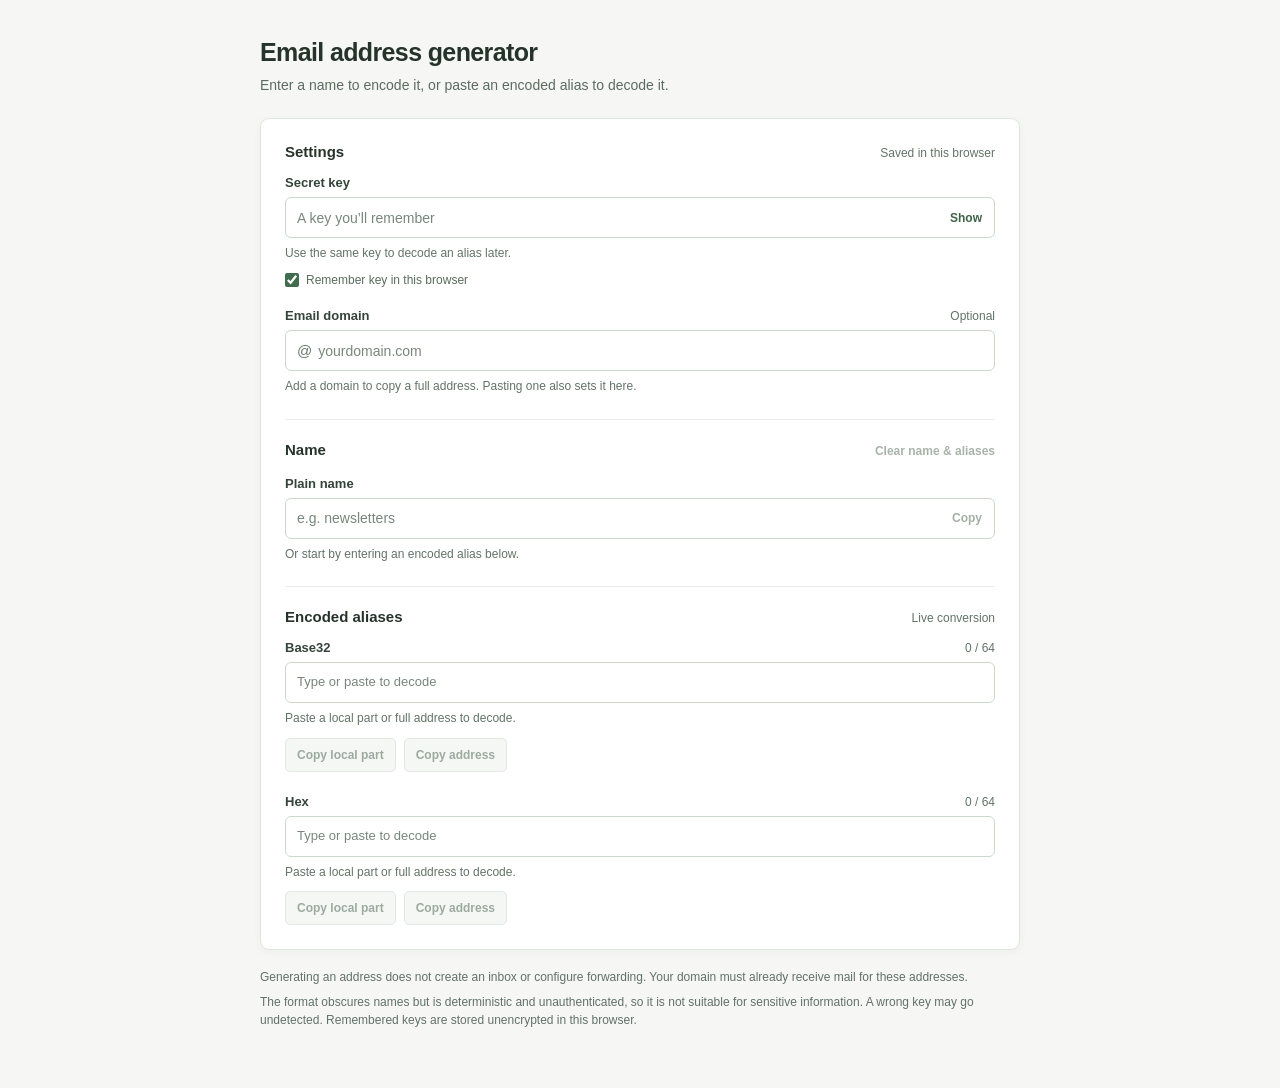
<file: nyktas.net/lab/generate-email-address/index.html>
<!doctype html>
<html lang="en">
<head>
	<meta charset="utf-8">
	<meta name="viewport" content="width=device-width, initial-scale=1">
	<meta name="theme-color" content="#f6f7f5">
	<meta name="description" content="Create and decode reversible email aliases in your browser.">
	<title>Email address generator</title>
	<style>
		:root {
			color-scheme: light;
			font-family: -apple-system, BlinkMacSystemFont, 'Segoe UI', sans-serif;
			color: #26332a;
			background: #f6f7f5;
			font-synthesis: none;
		}

		* { box-sizing: border-box; }
		body { margin: 0; }
		button, input { font: inherit; }
		button { cursor: pointer; }
		button:disabled { cursor: not-allowed; }
		[hidden] { display: none !important; }
		.sr-only {
			position: absolute;
			width: 1px;
			height: 1px;
			padding: 0;
			overflow: hidden;
			clip-path: inset(50%);
			white-space: nowrap;
			border: 0;
		}

		.page { width: min(760px, calc(100% - 32px)); margin: 0 auto; padding: 38px 0 52px; }
		h1 { margin: 0 0 8px; font-size: 25px; font-weight: 650; letter-spacing: -.025em; }
		.intro { margin: 0 0 22px; color: #5b6b60; font-size: 14px; line-height: 1.5; }
		.tool {
			padding: 24px;
			background: #fff;
			border: 1px solid #dfe5df;
			border-radius: 9px;
			box-shadow: 0 2px 8px rgb(34 51 39 / 4%);
		}
		.section + .section { margin-top: 23px; padding-top: 21px; border-top: 1px solid #e8ede9; }
		.section-heading, .label-row {
			display: flex;
			align-items: baseline;
			justify-content: space-between;
			gap: 12px;
		}
		.section-heading { margin-bottom: 15px; }
		h2 { margin: 0; font-size: 15px; font-weight: 650; }
		.section-meta, .conversion-status { color: #627367; font-size: 12px; text-align: right; }
		.conversion-status.is-warning { color: #994623; }
		.settings-grid { display: grid; grid-template-columns: 1fr; gap: 17px; }
		.field { min-width: 0; }
		.label-row { margin-bottom: 7px; }
		label { color: #34443a; font-size: 13px; font-weight: 600; }
		.optional, .count { color: #627367; font-size: 12px; font-weight: 400; }
		.input-shell, .code-input {
			min-width: 0;
			min-height: 41px;
			color: #26332a;
			background: #fff;
			border: 1px solid #ccd7ce;
			border-radius: 6px;
		}
		.input-shell { display: flex; align-items: center; }
		.input-shell:focus-within, .code-input:focus {
			border-color: #6d9477;
			box-shadow: 0 0 0 3px rgb(109 148 119 / 16%);
			outline: none;
		}
		.input-shell.is-invalid, .code-input[aria-invalid='true'] { border-color: #ba785c; }
		.input-shell input {
			flex: 1;
			width: 100%;
			min-width: 0;
			padding: 10px 11px;
			color: inherit;
			background: transparent;
			border: 0;
			outline: 0;
			font-size: 14px;
		}
		input::placeholder { color: #78877c; opacity: 1; }
		.input-prefix { padding-left: 11px; color: #677b6b; font-size: 15px; }
		.input-prefix + input { padding-left: 6px; }
		.show-key, .copy-name {
			align-self: stretch;
			padding: 0 12px;
			color: #3f6248;
			background: transparent;
			border: 0;
			border-radius: 5px;
			font-size: 12px;
			font-weight: 600;
		}
		.show-key:hover, .copy-name:not(:disabled):hover { background: #f1f5f1; }
		.copy-name:disabled { color: #a4b0a6; }
		.helper { margin: 7px 0 0; color: #637368; font-size: 12px; line-height: 1.45; }
		.helper.is-warning, .count.is-warning { color: #994623; }
		.remember {
			display: inline-flex;
			align-items: center;
			gap: 7px;
			margin-top: 11px;
			color: #586d5e;
			font-size: 12px;
			font-weight: 400;
			cursor: pointer;
		}
		.remember input { width: 14px; height: 14px; margin: 0; accent-color: #416c4d; }
		.clear-button {
			padding: 3px 0;
			color: #4a7152;
			background: none;
			border: 0;
			font-size: 12px;
			font-weight: 600;
		}
		.clear-button:not(:disabled):hover { text-decoration: underline; }
		.clear-button:disabled { color: #a8b3a9; }
		.alias-field + .alias-field { margin-top: 22px; }
		.code-input {
			display: block;
			width: 100%;
			padding: 10px 11px;
			font-family: ui-monospace, 'SFMono-Regular', Consolas, monospace;
			font-size: 13px;
		}
		.code-input::placeholder { font-family: -apple-system, BlinkMacSystemFont, 'Segoe UI', sans-serif; }
		.full-preview { display: flex; gap: 5px 8px; margin-top: 9px; color: #5e7062; font-size: 12px; }
		.full-preview span { flex-shrink: 0; }
		.full-preview output {
			min-width: 0;
			color: #344c3a;
			font-family: ui-monospace, 'SFMono-Regular', Consolas, monospace;
			overflow-wrap: anywhere;
			user-select: all;
		}
		.format-actions { display: flex; flex-wrap: wrap; gap: 8px; margin-top: 10px; }
		.action-button {
			min-height: 34px;
			padding: 7px 11px;
			color: #355a3e;
			background: #fff;
			border: 1px solid #cbd9ce;
			border-radius: 5px;
			font-size: 12px;
			font-weight: 600;
		}
		.action-button:not(:disabled):hover { background: #f1f6f1; }
		.action-button.primary { color: #fff; background: #416c4d; border-color: #416c4d; }
		.action-button.primary:not(:disabled):hover { background: #315a3d; }
		.action-button:disabled { color: #9caaa0; background: #f5f7f5; border-color: #e1e8e2; }
		button:focus-visible, input[type='checkbox']:focus-visible {
			outline: 3px solid #89ad91;
			outline-offset: 2px;
		}
		.note { margin-top: 18px; color: #627168; font-size: 12px; line-height: 1.55; }
		.note p { margin: 6px 0; }
		.noscript {
			margin-bottom: 18px;
			padding: 12px;
			color: #854321;
			background: #fff2e8;
			border-radius: 6px;
			font-size: 13px;
		}
		.toast {
			position: fixed;
			right: 20px;
			bottom: 20px;
			max-width: min(360px, calc(100% - 40px));
			padding: 10px 13px;
			color: #fff;
			background: #304c38;
			border-radius: 6px;
			box-shadow: 0 4px 14px rgb(34 51 39 / 16%);
			font-size: 12px;
			line-height: 1.4;
		}

		@media (max-width: 560px) {
			.page { padding: 26px 0 36px; }
			.tool { padding: 19px 16px; }
			.input-shell input, .code-input { font-size: 16px; }
			.code-input::placeholder { font-size: 14px; }
			.full-preview { flex-direction: column; }
		}
	</style>
</head>
<body>
	<main class="page">
		<h1>Email address generator</h1>
		<p class="intro">Enter a name to encode it, or paste an encoded alias to decode it.</p>
		<noscript><div class="noscript">JavaScript is needed to create and decode aliases on this page.</div></noscript>

		<div class="tool">
			<section class="section" aria-labelledby="settings-title">
				<div class="section-heading">
					<h2 id="settings-title">Settings</h2>
					<span class="section-meta" id="storage-status">Saved in this browser</span>
				</div>
				<div class="settings-grid">
					<div class="field">
						<div class="label-row"><label for="secret-key">Secret key</label></div>
						<div class="input-shell">
							<input id="secret-key" type="password" placeholder="A key you’ll remember" autocomplete="off"
								autocapitalize="none" spellcheck="false" aria-describedby="key-help">
							<button class="show-key" id="toggle-key" type="button" aria-label="Show secret key"
								aria-pressed="false">Show</button>
						</div>
						<p class="helper" id="key-help">Use the same key to decode an alias later.</p>
						<label class="remember"><input id="remember-key" type="checkbox" checked> Remember key in this browser</label>
					</div>
					<div class="field">
						<div class="label-row"><label for="domain">Email domain</label><span class="optional">Optional</span></div>
						<div class="input-shell" id="domain-shell">
							<span class="input-prefix" aria-hidden="true">@</span>
							<input id="domain" type="text" placeholder="yourdomain.com" autocomplete="off"
								autocapitalize="none" spellcheck="false" aria-describedby="domain-help">
						</div>
						<p class="helper" id="domain-help">Add a domain to copy a full address. Pasting one also sets it here.</p>
					</div>
				</div>
			</section>

			<section class="section" aria-labelledby="name-title">
				<div class="section-heading">
					<h2 id="name-title">Name</h2>
					<button class="clear-button" id="clear" type="button" disabled>Clear name &amp; aliases</button>
				</div>
				<div class="label-row"><label for="name">Plain name</label></div>
				<div class="input-shell" id="name-shell">
					<input id="name" type="text" placeholder="e.g. newsletters" autocomplete="off" autocapitalize="none"
						spellcheck="false" aria-describedby="name-help">
					<button class="copy-name" type="button" data-copy="name" disabled><span>Copy</span></button>
				</div>
				<p class="helper" id="name-help">Or start by entering an encoded alias below.</p>
			</section>

			<section class="section" aria-labelledby="aliases-title">
				<div class="section-heading">
					<h2 id="aliases-title">Encoded aliases</h2>
					<div class="conversion-status" id="conversion-status">
						<span id="conversion-label" aria-hidden="true">Live conversion</span>
						<span class="sr-only" id="conversion-announcement" role="status" aria-live="polite">Live conversion</span>
					</div>
				</div>
				<div class="alias-field">
					<div class="label-row">
						<label for="base32">Base32</label>
						<span class="count" id="base32-count" aria-label="0 of 64 characters">0 / 64</span>
					</div>
					<input class="code-input" id="base32" type="text" placeholder="Type or paste to decode"
						autocomplete="off" autocapitalize="none" spellcheck="false" aria-describedby="base32-help base32-count">
					<p class="helper" id="base32-help">Paste a local part or full address to decode.</p>
					<div class="full-preview" id="base32-preview" hidden>
						<span>Full address:</span><output id="base32-address-preview" aria-label="Full Base32 address"></output>
					</div>
					<div class="format-actions">
						<button class="action-button" type="button" data-copy="base32-local" disabled>
							<span>Copy local part</span>
						</button>
						<button class="action-button primary" type="button" data-copy="base32-address" disabled>
							<span>Copy address</span>
						</button>
					</div>
				</div>
				<div class="alias-field">
					<div class="label-row">
						<label for="hex">Hex</label>
						<span class="count" id="hex-count" aria-label="0 of 64 characters">0 / 64</span>
					</div>
					<input class="code-input" id="hex" type="text" placeholder="Type or paste to decode" autocomplete="off"
						autocapitalize="none" spellcheck="false" aria-describedby="hex-help hex-count">
					<p class="helper" id="hex-help">Paste a local part or full address to decode.</p>
					<div class="full-preview" id="hex-preview" hidden>
						<span>Full address:</span><output id="hex-address-preview" aria-label="Full hex address"></output>
					</div>
					<div class="format-actions">
						<button class="action-button" type="button" data-copy="hex-local" disabled><span>Copy local part</span></button>
						<button class="action-button primary" type="button" data-copy="hex-address" disabled>
							<span>Copy address</span>
						</button>
					</div>
				</div>
			</section>
		</div>

		<aside class="note">
			<p>
				Generating an address does not create an inbox or configure forwarding. Your domain must already receive mail
				for these addresses.
			</p>
			<p>
				The format obscures names but is deterministic and unauthenticated, so it is not suitable for sensitive
				information. A wrong key may go undetected. Remembered keys are stored unencrypted in this browser.
			</p>
		</aside>
	</main>
	<div class="toast" id="toast" role="status" aria-live="polite" hidden></div>

	<script>
/*
 * js-sha3 0.9.3
 * Copyright 2015-2023 Chen, Yi-Cyuan
 *
 * Permission is hereby granted, free of charge, to any person obtaining
 * a copy of this software and associated documentation files (the
 * "Software"), to deal in the Software without restriction, including
 * without limitation the rights to use, copy, modify, merge, publish,
 * distribute, sublicense, and/or sell copies of the Software, and to
 * permit persons to whom the Software is furnished to do so, subject to
 * the following conditions:
 *
 * The above copyright notice and this permission notice shall be
 * included in all copies or substantial portions of the Software.
 *
 * THE SOFTWARE IS PROVIDED "AS IS", WITHOUT WARRANTY OF ANY KIND,
 * EXPRESS OR IMPLIED, INCLUDING BUT NOT LIMITED TO THE WARRANTIES OF
 * MERCHANTABILITY, FITNESS FOR A PARTICULAR PURPOSE AND
 * NONINFRINGEMENT. IN NO EVENT SHALL THE AUTHORS OR COPYRIGHT HOLDERS BE
 * LIABLE FOR ANY CLAIM, DAMAGES OR OTHER LIABILITY, WHETHER IN AN ACTION
 * OF CONTRACT, TORT OR OTHERWISE, ARISING FROM, OUT OF OR IN CONNECTION
 * WITH THE SOFTWARE OR THE USE OR OTHER DEALINGS IN THE SOFTWARE.
 */
/**
 * [js-sha3]{@link https://github.com/emn178/js-sha3}
 *
 * @version 0.9.3
 * @author Chen, Yi-Cyuan [emn178@gmail.com]
 * @copyright Chen, Yi-Cyuan 2015-2023
 * @license MIT
 */
/*jslint bitwise: true */
(function () {
  'use strict';

  var INPUT_ERROR = 'input is invalid type';
  var FINALIZE_ERROR = 'finalize already called';
  var WINDOW = typeof window === 'object';
  var root = WINDOW ? window : {};
  if (root.JS_SHA3_NO_WINDOW) {
    WINDOW = false;
  }
  var WEB_WORKER = !WINDOW && typeof self === 'object';
  var NODE_JS = !root.JS_SHA3_NO_NODE_JS && typeof process === 'object' && process.versions && process.versions.node;
  if (NODE_JS) {
    root = global;
  } else if (WEB_WORKER) {
    root = self;
  }
  var COMMON_JS = !root.JS_SHA3_NO_COMMON_JS && typeof module === 'object' && module.exports;
  var AMD = typeof define === 'function' && define.amd;
  var ARRAY_BUFFER = !root.JS_SHA3_NO_ARRAY_BUFFER && typeof ArrayBuffer !== 'undefined';
  var HEX_CHARS = '0123456789abcdef'.split('');
  var SHAKE_PADDING = [31, 7936, 2031616, 520093696];
  var CSHAKE_PADDING = [4, 1024, 262144, 67108864];
  var KECCAK_PADDING = [1, 256, 65536, 16777216];
  var PADDING = [6, 1536, 393216, 100663296];
  var SHIFT = [0, 8, 16, 24];
  var RC = [1, 0, 32898, 0, 32906, 2147483648, 2147516416, 2147483648, 32907, 0, 2147483649,
    0, 2147516545, 2147483648, 32777, 2147483648, 138, 0, 136, 0, 2147516425, 0,
    2147483658, 0, 2147516555, 0, 139, 2147483648, 32905, 2147483648, 32771,
    2147483648, 32770, 2147483648, 128, 2147483648, 32778, 0, 2147483658, 2147483648,
    2147516545, 2147483648, 32896, 2147483648, 2147483649, 0, 2147516424, 2147483648];
  var BITS = [224, 256, 384, 512];
  var SHAKE_BITS = [128, 256];
  var OUTPUT_TYPES = ['hex', 'buffer', 'arrayBuffer', 'array', 'digest'];
  var CSHAKE_BYTEPAD = {
    '128': 168,
    '256': 136
  };


  var isArray = root.JS_SHA3_NO_NODE_JS || !Array.isArray
    ? function (obj) {
        return Object.prototype.toString.call(obj) === '[object Array]';
      }
    : Array.isArray;

  var isView = (ARRAY_BUFFER && (root.JS_SHA3_NO_ARRAY_BUFFER_IS_VIEW || !ArrayBuffer.isView))
    ? function (obj) {
        return typeof obj === 'object' && obj.buffer && obj.buffer.constructor === ArrayBuffer;
      }
    : ArrayBuffer.isView;

  // [message: string, isString: bool]
  var formatMessage = function (message) {
    var type = typeof message;
    if (type === 'string') {
      return [message, true];
    }
    if (type !== 'object' || message === null) {
      throw new Error(INPUT_ERROR);
    }
    if (ARRAY_BUFFER && message.constructor === ArrayBuffer) {
      return [new Uint8Array(message), false];
    }
    if (!isArray(message) && !isView(message)) {
      throw new Error(INPUT_ERROR);
    }
    return [message, false];
  }

  var empty = function (message) {
    return formatMessage(message)[0].length === 0;
  };

  var cloneArray = function (array) {
    var newArray = [];
    for (var i = 0; i < array.length; ++i) {
      newArray[i] = array[i];
    }
    return newArray;
  }

  var createOutputMethod = function (bits, padding, outputType) {
    return function (message) {
      return new Keccak(bits, padding, bits).update(message)[outputType]();
    };
  };

  var createShakeOutputMethod = function (bits, padding, outputType) {
    return function (message, outputBits) {
      return new Keccak(bits, padding, outputBits).update(message)[outputType]();
    };
  };

  var createCshakeOutputMethod = function (bits, padding, outputType) {
    return function (message, outputBits, n, s) {
      return methods['cshake' + bits].update(message, outputBits, n, s)[outputType]();
    };
  };

  var createKmacOutputMethod = function (bits, padding, outputType) {
    return function (key, message, outputBits, s) {
      return methods['kmac' + bits].update(key, message, outputBits, s)[outputType]();
    };
  };

  var createOutputMethods = function (method, createMethod, bits, padding) {
    for (var i = 0; i < OUTPUT_TYPES.length; ++i) {
      var type = OUTPUT_TYPES[i];
      method[type] = createMethod(bits, padding, type);
    }
    return method;
  };

  var createMethod = function (bits, padding) {
    var method = createOutputMethod(bits, padding, 'hex');
    method.create = function () {
      return new Keccak(bits, padding, bits);
    };
    method.update = function (message) {
      return method.create().update(message);
    };
    return createOutputMethods(method, createOutputMethod, bits, padding);
  };

  var createShakeMethod = function (bits, padding) {
    var method = createShakeOutputMethod(bits, padding, 'hex');
    method.create = function (outputBits) {
      return new Keccak(bits, padding, outputBits);
    };
    method.update = function (message, outputBits) {
      return method.create(outputBits).update(message);
    };
    return createOutputMethods(method, createShakeOutputMethod, bits, padding);
  };

  var createCshakeMethod = function (bits, padding) {
    var w = CSHAKE_BYTEPAD[bits];
    var method = createCshakeOutputMethod(bits, padding, 'hex');
    method.create = function (outputBits, n, s) {
      if (empty(n) && empty(s)) {
        return methods['shake' + bits].create(outputBits);
      } else {
        return new Keccak(bits, padding, outputBits).bytepad([n, s], w);
      }
    };
    method.update = function (message, outputBits, n, s) {
      return method.create(outputBits, n, s).update(message);
    };
    return createOutputMethods(method, createCshakeOutputMethod, bits, padding);
  };

  var createKmacMethod = function (bits, padding) {
    var w = CSHAKE_BYTEPAD[bits];
    var method = createKmacOutputMethod(bits, padding, 'hex');
    method.create = function (key, outputBits, s) {
      return new Kmac(bits, padding, outputBits).bytepad(['KMAC', s], w).bytepad([key], w);
    };
    method.update = function (key, message, outputBits, s) {
      return method.create(key, outputBits, s).update(message);
    };
    return createOutputMethods(method, createKmacOutputMethod, bits, padding);
  };

  var algorithms = [
    { name: 'keccak', padding: KECCAK_PADDING, bits: BITS, createMethod: createMethod },
    { name: 'sha3', padding: PADDING, bits: BITS, createMethod: createMethod },
    { name: 'shake', padding: SHAKE_PADDING, bits: SHAKE_BITS, createMethod: createShakeMethod },
    { name: 'cshake', padding: CSHAKE_PADDING, bits: SHAKE_BITS, createMethod: createCshakeMethod },
    { name: 'kmac', padding: CSHAKE_PADDING, bits: SHAKE_BITS, createMethod: createKmacMethod }
  ];

  var methods = {}, methodNames = [];

  for (var i = 0; i < algorithms.length; ++i) {
    var algorithm = algorithms[i];
    var bits = algorithm.bits;
    for (var j = 0; j < bits.length; ++j) {
      var methodName = algorithm.name + '_' + bits[j];
      methodNames.push(methodName);
      methods[methodName] = algorithm.createMethod(bits[j], algorithm.padding);
      if (algorithm.name !== 'sha3') {
        var newMethodName = algorithm.name + bits[j];
        methodNames.push(newMethodName);
        methods[newMethodName] = methods[methodName];
      }
    }
  }

  function Keccak(bits, padding, outputBits) {
    this.blocks = [];
    this.s = [];
    this.padding = padding;
    this.outputBits = outputBits;
    this.reset = true;
    this.finalized = false;
    this.block = 0;
    this.start = 0;
    this.blockCount = (1600 - (bits << 1)) >> 5;
    this.byteCount = this.blockCount << 2;
    this.outputBlocks = outputBits >> 5;
    this.extraBytes = (outputBits & 31) >> 3;

    for (var i = 0; i < 50; ++i) {
      this.s[i] = 0;
    }
  }

  Keccak.prototype.update = function (message) {
    if (this.finalized) {
      throw new Error(FINALIZE_ERROR);
    }
    var result = formatMessage(message);
    message = result[0];
    var isString = result[1];
    var blocks = this.blocks, byteCount = this.byteCount, length = message.length,
      blockCount = this.blockCount, index = 0, s = this.s, i, code;

    while (index < length) {
      if (this.reset) {
        this.reset = false;
        blocks[0] = this.block;
        for (i = 1; i < blockCount + 1; ++i) {
          blocks[i] = 0;
        }
      }
      if (isString) {
        for (i = this.start; index < length && i < byteCount; ++index) {
          code = message.charCodeAt(index);
          if (code < 0x80) {
            blocks[i >> 2] |= code << SHIFT[i++ & 3];
          } else if (code < 0x800) {
            blocks[i >> 2] |= (0xc0 | (code >> 6)) << SHIFT[i++ & 3];
            blocks[i >> 2] |= (0x80 | (code & 0x3f)) << SHIFT[i++ & 3];
          } else if (code < 0xd800 || code >= 0xe000) {
            blocks[i >> 2] |= (0xe0 | (code >> 12)) << SHIFT[i++ & 3];
            blocks[i >> 2] |= (0x80 | ((code >> 6) & 0x3f)) << SHIFT[i++ & 3];
            blocks[i >> 2] |= (0x80 | (code & 0x3f)) << SHIFT[i++ & 3];
          } else {
            code = 0x10000 + (((code & 0x3ff) << 10) | (message.charCodeAt(++index) & 0x3ff));
            blocks[i >> 2] |= (0xf0 | (code >> 18)) << SHIFT[i++ & 3];
            blocks[i >> 2] |= (0x80 | ((code >> 12) & 0x3f)) << SHIFT[i++ & 3];
            blocks[i >> 2] |= (0x80 | ((code >> 6) & 0x3f)) << SHIFT[i++ & 3];
            blocks[i >> 2] |= (0x80 | (code & 0x3f)) << SHIFT[i++ & 3];
          }
        }
      } else {
        for (i = this.start; index < length && i < byteCount; ++index) {
          blocks[i >> 2] |= message[index] << SHIFT[i++ & 3];
        }
      }
      this.lastByteIndex = i;
      if (i >= byteCount) {
        this.start = i - byteCount;
        this.block = blocks[blockCount];
        for (i = 0; i < blockCount; ++i) {
          s[i] ^= blocks[i];
        }
        f(s);
        this.reset = true;
      } else {
        this.start = i;
      }
    }
    return this;
  };

  Keccak.prototype.encode = function (x, right) {
    var o = x & 255, n = 1;
    var bytes = [o];
    x = x >> 8;
    o = x & 255;
    while (o > 0) {
      bytes.unshift(o);
      x = x >> 8;
      o = x & 255;
      ++n;
    }
    if (right) {
      bytes.push(n);
    } else {
      bytes.unshift(n);
    }
    this.update(bytes);
    return bytes.length;
  };

  Keccak.prototype.encodeString = function (str) {
    var result = formatMessage(str);
    str = result[0];
    var isString = result[1];
    var bytes = 0, length = str.length;
    if (isString) {
      for (var i = 0; i < str.length; ++i) {
        var code = str.charCodeAt(i);
        if (code < 0x80) {
          bytes += 1;
        } else if (code < 0x800) {
          bytes += 2;
        } else if (code < 0xd800 || code >= 0xe000) {
          bytes += 3;
        } else {
          code = 0x10000 + (((code & 0x3ff) << 10) | (str.charCodeAt(++i) & 0x3ff));
          bytes += 4;
        }
      }
    } else {
      bytes = length;
    }
    bytes += this.encode(bytes * 8);
    this.update(str);
    return bytes;
  };

  Keccak.prototype.bytepad = function (strs, w) {
    var bytes = this.encode(w);
    for (var i = 0; i < strs.length; ++i) {
      bytes += this.encodeString(strs[i]);
    }
    var paddingBytes = (w - bytes % w) % w;
    var zeros = [];
    zeros.length = paddingBytes;
    this.update(zeros);
    return this;
  };

  Keccak.prototype.finalize = function () {
    if (this.finalized) {
      return;
    }
    this.finalized = true;
    var blocks = this.blocks, i = this.lastByteIndex, blockCount = this.blockCount, s = this.s;
    blocks[i >> 2] |= this.padding[i & 3];
    if (this.lastByteIndex === this.byteCount) {
      blocks[0] = blocks[blockCount];
      for (i = 1; i < blockCount + 1; ++i) {
        blocks[i] = 0;
      }
    }
    blocks[blockCount - 1] |= 0x80000000;
    for (i = 0; i < blockCount; ++i) {
      s[i] ^= blocks[i];
    }
    f(s);
  };

  Keccak.prototype.toString = Keccak.prototype.hex = function () {
    this.finalize();

    var blockCount = this.blockCount, s = this.s, outputBlocks = this.outputBlocks,
      extraBytes = this.extraBytes, i = 0, j = 0;
    var hex = '', block;
    while (j < outputBlocks) {
      for (i = 0; i < blockCount && j < outputBlocks; ++i, ++j) {
        block = s[i];
        hex += HEX_CHARS[(block >> 4) & 0x0F] + HEX_CHARS[block & 0x0F] +
          HEX_CHARS[(block >> 12) & 0x0F] + HEX_CHARS[(block >> 8) & 0x0F] +
          HEX_CHARS[(block >> 20) & 0x0F] + HEX_CHARS[(block >> 16) & 0x0F] +
          HEX_CHARS[(block >> 28) & 0x0F] + HEX_CHARS[(block >> 24) & 0x0F];
      }
      if (j % blockCount === 0) {
        s = cloneArray(s);
        f(s);
        i = 0;
      }
    }
    if (extraBytes) {
      block = s[i];
      hex += HEX_CHARS[(block >> 4) & 0x0F] + HEX_CHARS[block & 0x0F];
      if (extraBytes > 1) {
        hex += HEX_CHARS[(block >> 12) & 0x0F] + HEX_CHARS[(block >> 8) & 0x0F];
      }
      if (extraBytes > 2) {
        hex += HEX_CHARS[(block >> 20) & 0x0F] + HEX_CHARS[(block >> 16) & 0x0F];
      }
    }
    return hex;
  };

  Keccak.prototype.arrayBuffer = function () {
    this.finalize();

    var blockCount = this.blockCount, s = this.s, outputBlocks = this.outputBlocks,
      extraBytes = this.extraBytes, i = 0, j = 0;
    var bytes = this.outputBits >> 3;
    var buffer;
    if (extraBytes) {
      buffer = new ArrayBuffer((outputBlocks + 1) << 2);
    } else {
      buffer = new ArrayBuffer(bytes);
    }
    var array = new Uint32Array(buffer);
    while (j < outputBlocks) {
      for (i = 0; i < blockCount && j < outputBlocks; ++i, ++j) {
        array[j] = s[i];
      }
      if (j % blockCount === 0) {
        s = cloneArray(s);
        f(s);
      }
    }
    if (extraBytes) {
      array[j] = s[i];
      buffer = buffer.slice(0, bytes);
    }
    return buffer;
  };

  Keccak.prototype.buffer = Keccak.prototype.arrayBuffer;

  Keccak.prototype.digest = Keccak.prototype.array = function () {
    this.finalize();

    var blockCount = this.blockCount, s = this.s, outputBlocks = this.outputBlocks,
      extraBytes = this.extraBytes, i = 0, j = 0;
    var array = [], offset, block;
    while (j < outputBlocks) {
      for (i = 0; i < blockCount && j < outputBlocks; ++i, ++j) {
        offset = j << 2;
        block = s[i];
        array[offset] = block & 0xFF;
        array[offset + 1] = (block >> 8) & 0xFF;
        array[offset + 2] = (block >> 16) & 0xFF;
        array[offset + 3] = (block >> 24) & 0xFF;
      }
      if (j % blockCount === 0) {
        s = cloneArray(s);
        f(s);
      }
    }
    if (extraBytes) {
      offset = j << 2;
      block = s[i];
      array[offset] = block & 0xFF;
      if (extraBytes > 1) {
        array[offset + 1] = (block >> 8) & 0xFF;
      }
      if (extraBytes > 2) {
        array[offset + 2] = (block >> 16) & 0xFF;
      }
    }
    return array;
  };

  function Kmac(bits, padding, outputBits) {
    Keccak.call(this, bits, padding, outputBits);
  }

  Kmac.prototype = new Keccak();

  Kmac.prototype.finalize = function () {
    this.encode(this.outputBits, true);
    return Keccak.prototype.finalize.call(this);
  };

  var f = function (s) {
    var h, l, n, c0, c1, c2, c3, c4, c5, c6, c7, c8, c9,
      b0, b1, b2, b3, b4, b5, b6, b7, b8, b9, b10, b11, b12, b13, b14, b15, b16, b17,
      b18, b19, b20, b21, b22, b23, b24, b25, b26, b27, b28, b29, b30, b31, b32, b33,
      b34, b35, b36, b37, b38, b39, b40, b41, b42, b43, b44, b45, b46, b47, b48, b49;
    for (n = 0; n < 48; n += 2) {
      c0 = s[0] ^ s[10] ^ s[20] ^ s[30] ^ s[40];
      c1 = s[1] ^ s[11] ^ s[21] ^ s[31] ^ s[41];
      c2 = s[2] ^ s[12] ^ s[22] ^ s[32] ^ s[42];
      c3 = s[3] ^ s[13] ^ s[23] ^ s[33] ^ s[43];
      c4 = s[4] ^ s[14] ^ s[24] ^ s[34] ^ s[44];
      c5 = s[5] ^ s[15] ^ s[25] ^ s[35] ^ s[45];
      c6 = s[6] ^ s[16] ^ s[26] ^ s[36] ^ s[46];
      c7 = s[7] ^ s[17] ^ s[27] ^ s[37] ^ s[47];
      c8 = s[8] ^ s[18] ^ s[28] ^ s[38] ^ s[48];
      c9 = s[9] ^ s[19] ^ s[29] ^ s[39] ^ s[49];

      h = c8 ^ ((c2 << 1) | (c3 >>> 31));
      l = c9 ^ ((c3 << 1) | (c2 >>> 31));
      s[0] ^= h;
      s[1] ^= l;
      s[10] ^= h;
      s[11] ^= l;
      s[20] ^= h;
      s[21] ^= l;
      s[30] ^= h;
      s[31] ^= l;
      s[40] ^= h;
      s[41] ^= l;
      h = c0 ^ ((c4 << 1) | (c5 >>> 31));
      l = c1 ^ ((c5 << 1) | (c4 >>> 31));
      s[2] ^= h;
      s[3] ^= l;
      s[12] ^= h;
      s[13] ^= l;
      s[22] ^= h;
      s[23] ^= l;
      s[32] ^= h;
      s[33] ^= l;
      s[42] ^= h;
      s[43] ^= l;
      h = c2 ^ ((c6 << 1) | (c7 >>> 31));
      l = c3 ^ ((c7 << 1) | (c6 >>> 31));
      s[4] ^= h;
      s[5] ^= l;
      s[14] ^= h;
      s[15] ^= l;
      s[24] ^= h;
      s[25] ^= l;
      s[34] ^= h;
      s[35] ^= l;
      s[44] ^= h;
      s[45] ^= l;
      h = c4 ^ ((c8 << 1) | (c9 >>> 31));
      l = c5 ^ ((c9 << 1) | (c8 >>> 31));
      s[6] ^= h;
      s[7] ^= l;
      s[16] ^= h;
      s[17] ^= l;
      s[26] ^= h;
      s[27] ^= l;
      s[36] ^= h;
      s[37] ^= l;
      s[46] ^= h;
      s[47] ^= l;
      h = c6 ^ ((c0 << 1) | (c1 >>> 31));
      l = c7 ^ ((c1 << 1) | (c0 >>> 31));
      s[8] ^= h;
      s[9] ^= l;
      s[18] ^= h;
      s[19] ^= l;
      s[28] ^= h;
      s[29] ^= l;
      s[38] ^= h;
      s[39] ^= l;
      s[48] ^= h;
      s[49] ^= l;

      b0 = s[0];
      b1 = s[1];
      b32 = (s[11] << 4) | (s[10] >>> 28);
      b33 = (s[10] << 4) | (s[11] >>> 28);
      b14 = (s[20] << 3) | (s[21] >>> 29);
      b15 = (s[21] << 3) | (s[20] >>> 29);
      b46 = (s[31] << 9) | (s[30] >>> 23);
      b47 = (s[30] << 9) | (s[31] >>> 23);
      b28 = (s[40] << 18) | (s[41] >>> 14);
      b29 = (s[41] << 18) | (s[40] >>> 14);
      b20 = (s[2] << 1) | (s[3] >>> 31);
      b21 = (s[3] << 1) | (s[2] >>> 31);
      b2 = (s[13] << 12) | (s[12] >>> 20);
      b3 = (s[12] << 12) | (s[13] >>> 20);
      b34 = (s[22] << 10) | (s[23] >>> 22);
      b35 = (s[23] << 10) | (s[22] >>> 22);
      b16 = (s[33] << 13) | (s[32] >>> 19);
      b17 = (s[32] << 13) | (s[33] >>> 19);
      b48 = (s[42] << 2) | (s[43] >>> 30);
      b49 = (s[43] << 2) | (s[42] >>> 30);
      b40 = (s[5] << 30) | (s[4] >>> 2);
      b41 = (s[4] << 30) | (s[5] >>> 2);
      b22 = (s[14] << 6) | (s[15] >>> 26);
      b23 = (s[15] << 6) | (s[14] >>> 26);
      b4 = (s[25] << 11) | (s[24] >>> 21);
      b5 = (s[24] << 11) | (s[25] >>> 21);
      b36 = (s[34] << 15) | (s[35] >>> 17);
      b37 = (s[35] << 15) | (s[34] >>> 17);
      b18 = (s[45] << 29) | (s[44] >>> 3);
      b19 = (s[44] << 29) | (s[45] >>> 3);
      b10 = (s[6] << 28) | (s[7] >>> 4);
      b11 = (s[7] << 28) | (s[6] >>> 4);
      b42 = (s[17] << 23) | (s[16] >>> 9);
      b43 = (s[16] << 23) | (s[17] >>> 9);
      b24 = (s[26] << 25) | (s[27] >>> 7);
      b25 = (s[27] << 25) | (s[26] >>> 7);
      b6 = (s[36] << 21) | (s[37] >>> 11);
      b7 = (s[37] << 21) | (s[36] >>> 11);
      b38 = (s[47] << 24) | (s[46] >>> 8);
      b39 = (s[46] << 24) | (s[47] >>> 8);
      b30 = (s[8] << 27) | (s[9] >>> 5);
      b31 = (s[9] << 27) | (s[8] >>> 5);
      b12 = (s[18] << 20) | (s[19] >>> 12);
      b13 = (s[19] << 20) | (s[18] >>> 12);
      b44 = (s[29] << 7) | (s[28] >>> 25);
      b45 = (s[28] << 7) | (s[29] >>> 25);
      b26 = (s[38] << 8) | (s[39] >>> 24);
      b27 = (s[39] << 8) | (s[38] >>> 24);
      b8 = (s[48] << 14) | (s[49] >>> 18);
      b9 = (s[49] << 14) | (s[48] >>> 18);

      s[0] = b0 ^ (~b2 & b4);
      s[1] = b1 ^ (~b3 & b5);
      s[10] = b10 ^ (~b12 & b14);
      s[11] = b11 ^ (~b13 & b15);
      s[20] = b20 ^ (~b22 & b24);
      s[21] = b21 ^ (~b23 & b25);
      s[30] = b30 ^ (~b32 & b34);
      s[31] = b31 ^ (~b33 & b35);
      s[40] = b40 ^ (~b42 & b44);
      s[41] = b41 ^ (~b43 & b45);
      s[2] = b2 ^ (~b4 & b6);
      s[3] = b3 ^ (~b5 & b7);
      s[12] = b12 ^ (~b14 & b16);
      s[13] = b13 ^ (~b15 & b17);
      s[22] = b22 ^ (~b24 & b26);
      s[23] = b23 ^ (~b25 & b27);
      s[32] = b32 ^ (~b34 & b36);
      s[33] = b33 ^ (~b35 & b37);
      s[42] = b42 ^ (~b44 & b46);
      s[43] = b43 ^ (~b45 & b47);
      s[4] = b4 ^ (~b6 & b8);
      s[5] = b5 ^ (~b7 & b9);
      s[14] = b14 ^ (~b16 & b18);
      s[15] = b15 ^ (~b17 & b19);
      s[24] = b24 ^ (~b26 & b28);
      s[25] = b25 ^ (~b27 & b29);
      s[34] = b34 ^ (~b36 & b38);
      s[35] = b35 ^ (~b37 & b39);
      s[44] = b44 ^ (~b46 & b48);
      s[45] = b45 ^ (~b47 & b49);
      s[6] = b6 ^ (~b8 & b0);
      s[7] = b7 ^ (~b9 & b1);
      s[16] = b16 ^ (~b18 & b10);
      s[17] = b17 ^ (~b19 & b11);
      s[26] = b26 ^ (~b28 & b20);
      s[27] = b27 ^ (~b29 & b21);
      s[36] = b36 ^ (~b38 & b30);
      s[37] = b37 ^ (~b39 & b31);
      s[46] = b46 ^ (~b48 & b40);
      s[47] = b47 ^ (~b49 & b41);
      s[8] = b8 ^ (~b0 & b2);
      s[9] = b9 ^ (~b1 & b3);
      s[18] = b18 ^ (~b10 & b12);
      s[19] = b19 ^ (~b11 & b13);
      s[28] = b28 ^ (~b20 & b22);
      s[29] = b29 ^ (~b21 & b23);
      s[38] = b38 ^ (~b30 & b32);
      s[39] = b39 ^ (~b31 & b33);
      s[48] = b48 ^ (~b40 & b42);
      s[49] = b49 ^ (~b41 & b43);

      s[0] ^= RC[n];
      s[1] ^= RC[n + 1];
    }
  };

  if (COMMON_JS) {
    module.exports = methods;
  } else {
    for (i = 0; i < methodNames.length; ++i) {
      root[methodNames[i]] = methods[methodNames[i]];
    }
    if (AMD) {
      define(function () {
        return methods;
      });
    }
  }
})();
	</script>
	<script>
		(() => {
			'use strict';

			const encoder = new TextEncoder();
			const decoder = new TextDecoder('utf-8', { fatal: true, ignoreBOM: true });
			const alphabet = '0123456789abcdefghjkmnpqrstvwxyz';
			const fields = {
				name: document.getElementById('name'),
				base32: document.getElementById('base32'),
				hex: document.getElementById('hex')
			};
			const ui = {
				key: document.getElementById('secret-key'),
				domain: document.getElementById('domain'),
				remember: document.getElementById('remember-key'),
				storageStatus: document.getElementById('storage-status'),
				keyHelp: document.getElementById('key-help'),
				domainHelp: document.getElementById('domain-help'),
				domainShell: document.getElementById('domain-shell'),
				nameHelp: document.getElementById('name-help'),
				nameShell: document.getElementById('name-shell'),
				clear: document.getElementById('clear'),
				status: document.getElementById('conversion-status'),
				statusLabel: document.getElementById('conversion-label'),
				statusAnnouncement: document.getElementById('conversion-announcement'),
				toast: document.getElementById('toast'),
				toggleKey: document.getElementById('toggle-key')
			};
			const formats = {
				base32: {
					help: document.getElementById('base32-help'),
					count: document.getElementById('base32-count'),
					preview: document.getElementById('base32-preview'),
					previewAddress: document.getElementById('base32-address-preview')
				},
				hex: {
					help: document.getElementById('hex-help'),
					count: document.getElementById('hex-count'),
					preview: document.getElementById('hex-preview'),
					previewAddress: document.getElementById('hex-address-preview')
				}
			};
			const copyButtons = document.querySelectorAll('[data-copy]');
			const copyTimers = new WeakMap();
			let source = 'name';
			let result = null;
			let conversionError = '';
			let storageAvailable = true;
			let toastTimer;

			class AliasInputError extends Error {}

			function hash(bytes) {
				return Uint8Array.from(window.sha3_512.array(bytes));
			}

			function rotateLeft(value, bits) {
				return (value << bits) | (value >>> (32 - bits));
			}

			/* Adapted from Devi Mandiri's public-domain chacha20 implementation. */
			function quarterRound(state, a, b, c, d) {
				state[a] += state[b]; state[d] = rotateLeft(state[d] ^ state[a], 16);
				state[c] += state[d]; state[b] = rotateLeft(state[b] ^ state[c], 12);
				state[a] += state[b]; state[d] = rotateLeft(state[d] ^ state[a], 8);
				state[c] += state[d]; state[b] = rotateLeft(state[b] ^ state[c], 7);
			}

			function chacha20(bytes, key, nonce) {
				const state = new Uint32Array(16);
				const keyView = new DataView(key.buffer, key.byteOffset, key.byteLength);
				const nonceView = new DataView(nonce.buffer, nonce.byteOffset, nonce.byteLength);
				state.set([0x61707865, 0x3320646e, 0x79622d32, 0x6b206574]);
				for (let i = 0; i < 8; i++) state[4 + i] = keyView.getUint32(i * 4, true);
				for (let i = 0; i < 3; i++) state[13 + i] = nonceView.getUint32(i * 4, true);
				const output = new Uint8Array(bytes.length);
				for (let offset = 0; offset < bytes.length; offset += 64) {
					const block = state.slice();
					for (let round = 0; round < 10; round++) {
						quarterRound(block, 0, 4, 8, 12);
						quarterRound(block, 1, 5, 9, 13);
						quarterRound(block, 2, 6, 10, 14);
						quarterRound(block, 3, 7, 11, 15);
						quarterRound(block, 0, 5, 10, 15);
						quarterRound(block, 1, 6, 11, 12);
						quarterRound(block, 2, 7, 8, 13);
						quarterRound(block, 3, 4, 9, 14);
					}
					for (let i = 0; i < 16; i++) block[i] += state[i];
					const length = Math.min(64, bytes.length - offset);
					for (let i = 0; i < length; i++) {
						output[offset + i] = bytes[offset + i] ^ ((block[i >> 2] >>> ((i & 3) * 8)) & 255);
					}
					state[12]++;
					if (state[12] === 0) state[13]++;
				}
				return output;
			}

			function transform(bytes, key) {
				const digest = hash(encoder.encode(key));
				return chacha20(bytes, digest.subarray(24, 56), digest.subarray(12, 24));
			}

			function padName(name) {
				const bytes = encoder.encode(name);
				const length = 5 * (Math.floor((bytes.length + 1) / 5) + 1) - 1;
				const padded = new Uint8Array(length);
				padded.set(bytes);
				return padded;
			}

			function decodeName(ciphertext, key) {
				if (ciphertext.length < 4 || ciphertext.length % 5 !== 4) {
					throw new AliasInputError('Keep typing: this is not a complete alias yet.');
				}
				const bytes = transform(ciphertext, key);
				let end = bytes.length;
				while (end > 0 && bytes[end - 1] === 0) end--;
				const paddingLength = bytes.length - end;
				if (paddingLength < 1 || paddingLength > 5) {
					throw new AliasInputError('Could not decode. Check the key and the complete alias.');
				}
				let name;
				try {
					name = decoder.decode(bytes.subarray(0, end));
				} catch {
					throw new AliasInputError('Could not decode. Check the key and the complete alias.');
				}
				if (/[\r\n]/.test(name)) {
					throw new AliasInputError('Could not decode. Check the key and the complete alias.');
				}
				return name;
			}

			/* Preserve the original format's XOR and radix quirks so existing aliases still decode. */
			function legacyMark(bytes) {
				const digest = hash(bytes);
				const number = (digest[2] << 8) + digest[3];
				return (Number.parseInt(String(number), 16) % 7) % bytes.length;
			}

			function encodeCrockford(bytes) {
				let value = 0;
				let bits = 0;
				let encoded = '';
				for (const byte of bytes) {
					value = (value << 8) | byte;
					bits += 8;
					while (bits >= 5) {
						bits -= 5;
						encoded += alphabet[(value >>> bits) & 31];
					}
					value &= (1 << bits) - 1;
				}
				if (bits) encoded += alphabet[(value << (5 - bits)) & 31];
				return encoded;
			}

			function encodeBase32(ciphertext) {
				const bytes = ciphertext.slice();
				const mark = legacyMark(bytes);
				for (let round = 0; round < mark; round++) {
					bytes.subarray(0, mark).reverse();
					bytes.reverse();
				}
				const marked = new Uint8Array(bytes.length + 1);
				marked.set(bytes);
				marked[bytes.length] = mark;
				return encodeCrockford(marked);
			}

			function decodeCrockford(text) {
				if (!/^[0-9a-tv-z]+$/i.test(text)) {
					throw new AliasInputError('Use Crockford Base32 characters (0–9 and letters except U).');
				}
				const normalized = text.toLowerCase().replace(/[oil]/g, character => character === 'o' ? '0' : '1');
				if (normalized.length % 8 !== 0) {
					throw new AliasInputError('Keep typing: Base32 aliases come in groups of 8 characters.');
				}
				let value = 0;
				let bits = 0;
				const bytes = [];
				for (const character of normalized) {
					value = (value << 5) | alphabet.indexOf(character);
					bits += 5;
					if (bits >= 8) {
						bits -= 8;
						bytes.push((value >>> bits) & 255);
						value &= (1 << bits) - 1;
					}
				}
				return Uint8Array.from(bytes);
			}

			function decodeBase32(text) {
				const marked = decodeCrockford(text);
				const mark = marked[marked.length - 1];
				const bytes = marked.slice(0, -1);
				if (bytes.length < 4 || mark > 6 || mark >= bytes.length) {
					throw new AliasInputError('This is not a recognized Base32 alias.');
				}
				for (let round = 0; round < mark; round++) {
					bytes.reverse();
					bytes.subarray(0, mark).reverse();
				}
				if (legacyMark(bytes) !== mark) {
					throw new AliasInputError('This is not a recognized Base32 alias.');
				}
				return bytes;
			}

			function encodeHex(bytes) {
				return Array.from(bytes, byte => byte.toString(16).padStart(2, '0')).join('');
			}

			function decodeHex(text) {
				if (!/^[0-9a-f]+$/i.test(text)) {
					throw new AliasInputError('Use hexadecimal characters 0–9 and a–f.');
				}
				if (text.length % 2 !== 0) {
					throw new AliasInputError('Keep typing: hexadecimal characters come in pairs.');
				}
				const bytes = new Uint8Array(text.length / 2);
				for (let i = 0; i < bytes.length; i++) bytes[i] = Number.parseInt(text.slice(i * 2, i * 2 + 2), 16);
				return bytes;
			}

			function localPart(text) {
				const parts = text.trim().split('@');
				if (parts.length > 2) throw new AliasInputError('Use a local part or an address with a single @.');
				return parts[0].trim();
			}

			function createResult(name, ciphertext) {
				return { name, base32: encodeBase32(ciphertext), hex: encodeHex(ciphertext) };
			}

			function updateConversion() {
				const input = fields[source].value;
				result = null;
				conversionError = '';
				try {
					if (source === 'name' && input) {
						if (input.includes('\0')) throw new AliasInputError('Names cannot contain null characters.');
						result = createResult(input, transform(padName(input), ui.key.value));
					} else if (source !== 'name') {
						const local = localPart(input);
						if (local) {
							const ciphertext = source === 'base32' ? decodeBase32(local) : decodeHex(local);
							result = { ...createResult(decodeName(ciphertext, ui.key.value), ciphertext), [source]: local };
						} else if (input.trim()) {
							throw new AliasInputError('Enter an encoded local part before @.');
						}
					}
				} catch (error) {
					if (!(error instanceof AliasInputError)) throw error;
					conversionError = error.message;
				}
				for (const [name, field] of Object.entries(fields)) {
					if (name !== source) field.value = result ? result[name] : '';
				}
				render();
			}

			function inspectDomain() {
				const value = ui.domain.value.trim();
				const invalid = { value, error: 'Enter a valid domain without @, such as example.com.', length: 0 };
				if (!value) return { value: '', error: '', length: 0 };
				if (/[\s@/\\:?#%]/u.test(value)) return invalid;
				let hostname;
				try {
					hostname = new URL('http://' + value).hostname;
				} catch {
					return invalid;
				}
				const labels = hostname.split('.');
				if (hostname.length > 253 || labels.some(label => !/^[a-z0-9](?:[a-z0-9-]{0,61}[a-z0-9])?$/i.test(label))) {
					return invalid;
				}
				return { value, error: '', length: Math.max(hostname.length, encoder.encode(value).length) };
			}

			function addressProblem(format, domain) {
				if (!result) return 'Enter a name or a valid alias first.';
				if (!domain.value) return 'Add a domain above to copy a full address.';
				if (domain.error) return 'Enter a valid domain above.';
				if (result[format].length > 64) return 'Email local parts cannot exceed 64 characters.';
				if (result[format].length + 1 + domain.length > 254) return 'This address exceeds 254 characters.';
				return '';
			}

			function renderFormat(format, domain) {
				const details = formats[format];
				const isError = source === format && Boolean(conversionError);
				const local = result ? result[format] : fields[format].value.split('@')[0].trim();
				const tooLong = Boolean(result && local.length > 64);
				const addressTooLong = Boolean(result && domain.value && !domain.error && local.length + 1 + domain.length > 254);
				fields[format].setAttribute('aria-invalid', String(isError));
				details.help.classList.toggle('is-warning', isError || tooLong || addressTooLong);
				details.help.textContent = isError ? conversionError : tooLong
					? 'Too long for an email local part. Shorten the name.'
					: addressTooLong ? 'The full address exceeds 254 characters.' : 'Paste a local part or full address to decode.';
				details.count.textContent = `${local.length} / 64`;
				details.count.setAttribute('aria-label', `${local.length} of 64 characters`);
				details.count.classList.toggle('is-warning', local.length > 64);
				const hasPreview = Boolean(result && domain.value && !domain.error);
				details.preview.hidden = !hasPreview;
				details.previewAddress.textContent = hasPreview ? `${local}@${domain.value}` : '';
				const localButton = document.querySelector(`[data-copy='${format}-local']`);
				const addressButton = document.querySelector(`[data-copy='${format}-address']`);
				localButton.disabled = !result;
				const problem = addressProblem(format, domain);
				addressButton.disabled = Boolean(problem);
				addressButton.title = problem;
			}

			function render() {
				const domain = inspectDomain();
				const hasInput = Object.values(fields).some(field => field.value.length > 0);
				const isNameError = source === 'name' && Boolean(conversionError);
				const isEmptyKey = !ui.key.value && hasInput;
				fields.name.setAttribute('aria-invalid', String(isNameError));
				ui.nameShell.classList.toggle('is-invalid', isNameError);
				ui.nameHelp.classList.toggle('is-warning', isNameError);
				ui.nameHelp.textContent = isNameError ? conversionError : 'Or start by entering an encoded alias below.';
				ui.keyHelp.classList.toggle('is-warning', isEmptyKey);
				ui.keyHelp.textContent = isEmptyKey
					? 'No key set. Anyone using an empty key can decode this.'
					: 'Use the same key to decode an alias later.';
				ui.domain.setAttribute('aria-invalid', String(Boolean(domain.error)));
				ui.domainShell.classList.toggle('is-invalid', Boolean(domain.error));
				ui.domainHelp.classList.toggle('is-warning', Boolean(domain.error));
				ui.domainHelp.textContent = domain.error || 'Add a domain to copy a full address. Pasting one also sets it here.';
				ui.clear.disabled = !hasInput;
				document.querySelector("[data-copy='name']").disabled = !result || !result.name;
				ui.status.classList.toggle('is-warning', Boolean(conversionError));
				let status = 'Live conversion';
				if (conversionError) status = 'Check your input';
				else if (result && source === 'name') status = 'Encoded from name';
				else if (result) status = `Decoded from ${source === 'base32' ? 'Base32' : 'hex'}`;
				const announcement = conversionError ? `${status}: ${conversionError}` : status;
				if (ui.statusLabel.textContent !== status) ui.statusLabel.textContent = status;
				if (ui.statusAnnouncement.textContent !== announcement) ui.statusAnnouncement.textContent = announcement;
				renderFormat('base32', domain);
				renderFormat('hex', domain);
			}

			function updateStorageStatus() {
				ui.storageStatus.textContent = !storageAvailable ? 'Browser storage unavailable' : ui.remember.checked
					? 'Saved in this browser' : 'Domain saved in this browser';
			}

			function loadSettings() {
				try {
					ui.remember.checked = localStorage.getItem('alias-remember-key') !== 'false';
					ui.key.value = ui.remember.checked ? localStorage.getItem('key') || '' : '';
					ui.domain.value = localStorage.getItem('domain') || '';
				} catch {
					storageAvailable = false;
					ui.remember.checked = false;
					ui.remember.disabled = true;
				}
				updateStorageStatus();
			}

			function saveSettings() {
				if (!storageAvailable) return;
				try {
					if (ui.remember.checked) localStorage.setItem('key', ui.key.value);
					else localStorage.removeItem('key');
					localStorage.setItem('alias-remember-key', String(ui.remember.checked));
					localStorage.setItem('domain', ui.domain.value);
				} catch {
					storageAvailable = false;
					ui.remember.checked = false;
					ui.remember.disabled = true;
					showToast('Could not save settings. A previously saved key may remain in browser storage.');
				}
				updateStorageStatus();
			}

			function importDomain(text) {
				const parts = text.trim().split('@');
				if (parts.length !== 2) return;
				ui.domain.value = parts[1].trim();
				saveSettings();
			}

			function normalizeEncodedField(format) {
				if (source !== format) return;
				if (result) {
					fields[format].value = result[format];
					return;
				}
				const parts = fields[format].value.trim().split('@');
				if (parts.length === 2) {
					fields[format].value = parts[0].trim();
					updateConversion();
				}
			}

			function showToast(message) {
				clearTimeout(toastTimer);
				ui.toast.textContent = message;
				ui.toast.hidden = false;
				toastTimer = setTimeout(() => { ui.toast.hidden = true; }, 3000);
			}

			function fallbackCopy(text) {
				const previous = document.activeElement;
				const temporary = document.createElement('textarea');
				temporary.value = text;
				temporary.setAttribute('readonly', '');
				temporary.style.cssText = 'position:fixed;left:-9999px;top:0';
				document.body.append(temporary);
				temporary.select();
				let copied = false;
				try {
					copied = document.execCommand('copy');
				} finally {
					temporary.remove();
					if (previous instanceof HTMLElement) previous.focus({ preventScroll: true });
				}
				return copied;
			}

			async function copyText(text) {
				if (navigator.clipboard && window.isSecureContext) {
					try {
						await navigator.clipboard.writeText(text);
						return true;
					} catch {
						/* Fall back for browsers that deny the Clipboard API. */
					}
				}
				try {
					return fallbackCopy(text);
				} catch {
					return false;
				}
			}

			async function handleCopy(button) {
				if (!result) return;
				const kind = button.dataset.copy;
				const [format, type] = kind.split('-');
				const text = kind === 'name' ? result.name : type === 'local'
					? result[format] : `${result[format]}@${inspectDomain().value}`;
				if (!await copyText(text)) {
					showToast('Could not copy. Select the text and copy it manually.');
					return;
				}
				showToast(kind === 'name' ? 'Name copied' : type === 'local' ? 'Local part copied' : 'Full address copied');
				const label = button.querySelector('span');
				const original = button.dataset.label || label.textContent;
				button.dataset.label = original;
				label.textContent = 'Copied!';
				clearTimeout(copyTimers.get(button));
				copyTimers.set(button, setTimeout(() => { label.textContent = original; }, 1800));
			}

			for (const [name, field] of Object.entries(fields)) {
				field.addEventListener('input', () => {
					source = name;
					if (name !== 'name') importDomain(field.value);
					updateConversion();
				});
				if (name !== 'name') field.addEventListener('blur', () => normalizeEncodedField(name));
			}
			ui.key.addEventListener('input', () => { saveSettings(); updateConversion(); });
			ui.domain.addEventListener('input', () => { saveSettings(); render(); });
			ui.domain.addEventListener('blur', () => {
				ui.domain.value = ui.domain.value.trim();
				saveSettings();
				render();
			});
			ui.remember.addEventListener('change', saveSettings);
			ui.toggleKey.addEventListener('click', () => {
				const isVisible = ui.key.type === 'password';
				ui.key.type = isVisible ? 'text' : 'password';
				ui.toggleKey.textContent = isVisible ? 'Hide' : 'Show';
				ui.toggleKey.setAttribute('aria-label', isVisible ? 'Hide secret key' : 'Show secret key');
				ui.toggleKey.setAttribute('aria-pressed', String(isVisible));
			});
			ui.clear.addEventListener('click', () => {
				for (const field of Object.values(fields)) field.value = '';
				source = 'name';
				updateConversion();
				fields.name.focus();
				showToast('Name and aliases cleared');
			});
			for (const button of copyButtons) button.addEventListener('click', () => handleCopy(button));

			loadSettings();
			updateConversion();
		})();
	</script>
</body>
</html>
</file>
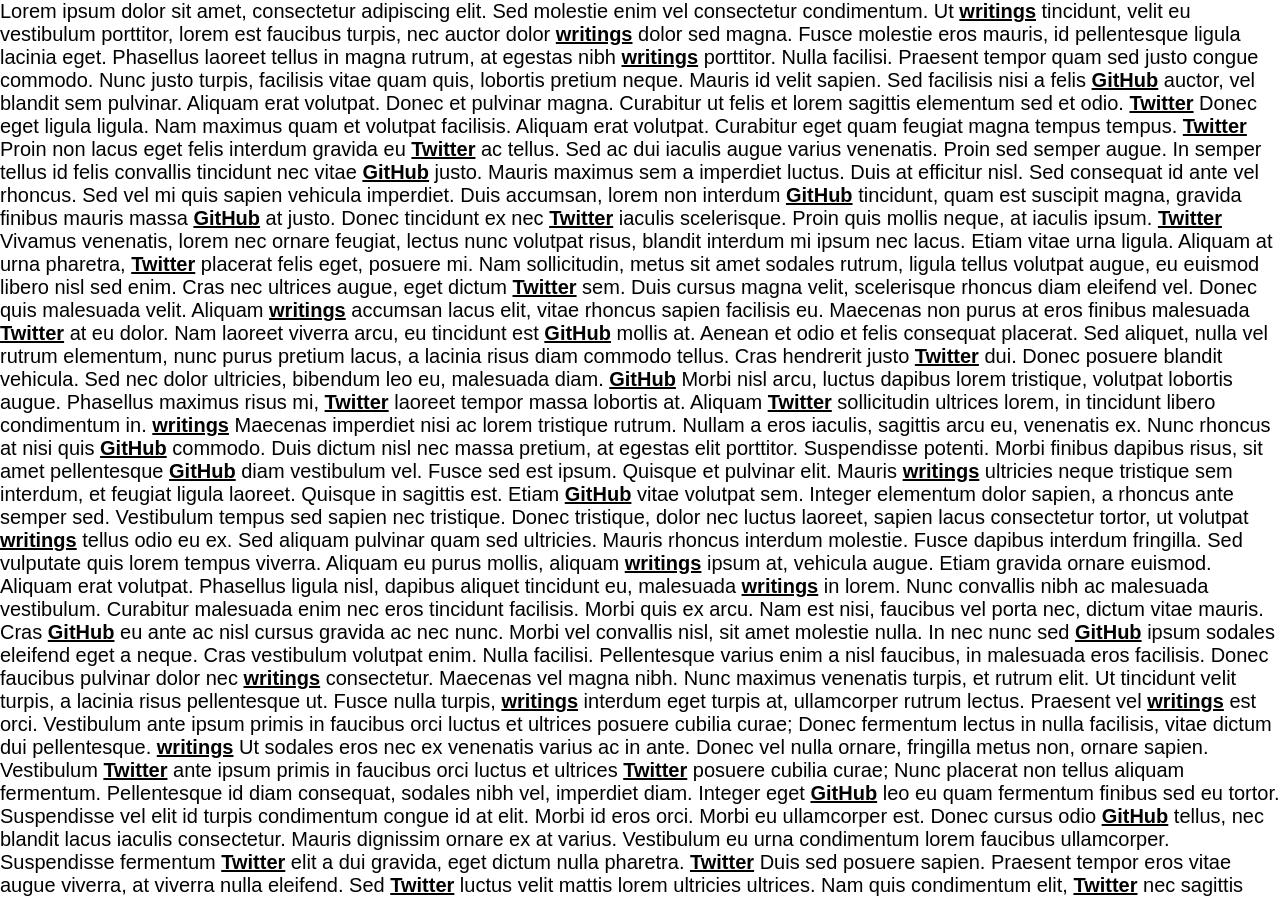
<file: nyktas.net/lab/lorem-contour/index.html>
<!DOCTYPE html>
<html>
	<head>
		<title>Lorem contour</title>
		<meta charset="UTF-8" />
		<link href="styles.css" rel="stylesheet" />
	</head>

	<body>
		<div class="big-n">
			Lorem ipsum dolor sit amet, consectetur adipiscing elit. Sed molestie enim vel consectetur condimentum. Ut
			<a href="https://colorless.ink">writings</a> tincidunt, velit eu vestibulum porttitor, lorem est faucibus
			turpis, nec auctor dolor <a href="https://colorless.ink">writings</a> dolor sed magna. Fusce molestie eros
			mauris, id pellentesque ligula lacinia eget. Phasellus laoreet tellus in magna rutrum, at egestas nibh
			<a href="https://colorless.ink">writings</a> porttitor. Nulla facilisi. Praesent tempor quam sed justo
			congue commodo. Nunc justo turpis, facilisis vitae quam quis, lobortis pretium neque. Mauris id velit
			sapien. Sed facilisis nisi a felis <a href="https://github.com/bnoctis">GitHub</a> auctor, vel blandit sem
			pulvinar. Aliquam erat volutpat. Donec et pulvinar magna. Curabitur ut felis et lorem sagittis elementum sed
			et odio. <a href="https://twitter.com/BlairNoctis">Twitter</a> Donec eget ligula ligula. Nam maximus quam et
			volutpat facilisis. Aliquam erat volutpat. Curabitur eget quam feugiat magna tempus tempus.
			<a href="https://twitter.com/BlairNoctis">Twitter</a> Proin non lacus eget felis interdum gravida eu
			<a href="https://twitter.com/BlairNoctis">Twitter</a> ac tellus. Sed ac dui iaculis augue varius venenatis.
			Proin sed semper augue. In semper tellus id felis convallis tincidunt nec vitae
			<a href="https://github.com/bnoctis">GitHub</a> justo. Mauris maximus sem a imperdiet luctus. Duis at
			efficitur nisl. Sed consequat id ante vel rhoncus. Sed vel mi quis sapien vehicula imperdiet. Duis accumsan,
			lorem non interdum <a href="https://github.com/bnoctis">GitHub</a> tincidunt, quam est suscipit magna,
			gravida finibus mauris massa <a href="https://github.com/bnoctis">GitHub</a> at justo. Donec tincidunt ex
			nec <a href="https://twitter.com/BlairNoctis">Twitter</a> iaculis scelerisque. Proin quis mollis neque, at
			iaculis ipsum. <a href="https://twitter.com/BlairNoctis">Twitter</a> Vivamus venenatis, lorem nec ornare
			feugiat, lectus nunc volutpat risus, blandit interdum mi ipsum nec lacus. Etiam vitae urna ligula. Aliquam
			at urna pharetra, <a href="https://twitter.com/BlairNoctis">Twitter</a> placerat felis eget, posuere mi. Nam
			sollicitudin, metus sit amet sodales rutrum, ligula tellus volutpat augue, eu euismod libero nisl sed enim.
			Cras nec ultrices augue, eget dictum <a href="https://twitter.com/BlairNoctis">Twitter</a> sem. Duis cursus
			magna velit, scelerisque rhoncus diam eleifend vel. Donec quis malesuada velit. Aliquam
			<a href="https://colorless.ink">writings</a> accumsan lacus elit, vitae rhoncus sapien facilisis eu.
			Maecenas non purus at eros finibus malesuada <a href="https://twitter.com/BlairNoctis">Twitter</a> at eu
			dolor. Nam laoreet viverra arcu, eu tincidunt est <a href="https://github.com/bnoctis">GitHub</a> mollis at.
			Aenean et odio et felis consequat placerat. Sed aliquet, nulla vel rutrum elementum, nunc purus pretium
			lacus, a lacinia risus diam commodo tellus. Cras hendrerit justo
			<a href="https://twitter.com/BlairNoctis">Twitter</a> dui. Donec posuere blandit vehicula. Sed nec dolor
			ultricies, bibendum leo eu, malesuada diam. <a href="https://github.com/bnoctis">GitHub</a> Morbi nisl arcu,
			luctus dapibus lorem tristique, volutpat lobortis augue. Phasellus maximus risus mi,
			<a href="https://twitter.com/BlairNoctis">Twitter</a> laoreet tempor massa lobortis at. Aliquam
			<a href="https://twitter.com/BlairNoctis">Twitter</a> sollicitudin ultrices lorem, in tincidunt libero
			condimentum in. <a href="https://colorless.ink">writings</a> Maecenas imperdiet nisi ac lorem tristique
			rutrum. Nullam a eros iaculis, sagittis arcu eu, venenatis ex. Nunc rhoncus at nisi quis
			<a href="https://github.com/bnoctis">GitHub</a> commodo. Duis dictum nisl nec massa pretium, at egestas elit
			porttitor. Suspendisse potenti. Morbi finibus dapibus risus, sit amet pellentesque
			<a href="https://github.com/bnoctis">GitHub</a> diam vestibulum vel. Fusce sed est ipsum. Quisque et
			pulvinar elit. Mauris <a href="https://colorless.ink">writings</a> ultricies neque tristique sem interdum,
			et feugiat ligula laoreet. Quisque in sagittis est. Etiam
			<a href="https://github.com/bnoctis">GitHub</a> vitae volutpat sem. Integer elementum dolor sapien, a
			rhoncus ante semper sed. Vestibulum tempus sed sapien nec tristique. Donec tristique, dolor nec luctus
			laoreet, sapien lacus consectetur tortor, ut volutpat <a href="https://colorless.ink">writings</a> tellus
			odio eu ex. Sed aliquam pulvinar quam sed ultricies. Mauris rhoncus interdum molestie. Fusce dapibus
			interdum fringilla. Sed vulputate quis lorem tempus viverra. Aliquam eu purus mollis, aliquam
			<a href="https://colorless.ink">writings</a> ipsum at, vehicula augue. Etiam gravida ornare euismod. Aliquam
			erat volutpat. Phasellus ligula nisl, dapibus aliquet tincidunt eu, malesuada
			<a href="https://colorless.ink">writings</a> in lorem. Nunc convallis nibh ac malesuada vestibulum.
			Curabitur malesuada enim nec eros tincidunt facilisis. Morbi quis ex arcu. Nam est nisi, faucibus vel porta
			nec, dictum vitae mauris. Cras <a href="https://github.com/bnoctis">GitHub</a> eu ante ac nisl cursus
			gravida ac nec nunc. Morbi vel convallis nisl, sit amet molestie nulla. In nec nunc sed
			<a href="https://github.com/bnoctis">GitHub</a> ipsum sodales eleifend eget a neque. Cras vestibulum
			volutpat enim. Nulla facilisi. Pellentesque varius enim a nisl faucibus, in malesuada eros facilisis. Donec
			faucibus pulvinar dolor nec <a href="https://colorless.ink">writings</a> consectetur. Maecenas vel magna
			nibh. Nunc maximus venenatis turpis, et rutrum elit. Ut tincidunt velit turpis, a lacinia risus pellentesque
			ut. Fusce nulla turpis, <a href="https://colorless.ink">writings</a> interdum eget turpis at, ullamcorper
			rutrum lectus. Praesent vel <a href="https://colorless.ink">writings</a> est orci. Vestibulum ante ipsum
			primis in faucibus orci luctus et ultrices posuere cubilia curae; Donec fermentum lectus in nulla facilisis,
			vitae dictum dui pellentesque. <a href="https://colorless.ink">writings</a> Ut sodales eros nec ex venenatis
			varius ac in ante. Donec vel nulla ornare, fringilla metus non, ornare sapien. Vestibulum
			<a href="https://twitter.com/BlairNoctis">Twitter</a> ante ipsum primis in faucibus orci luctus et ultrices
			<a href="https://twitter.com/BlairNoctis">Twitter</a> posuere cubilia curae; Nunc placerat non tellus
			aliquam fermentum. Pellentesque id diam consequat, sodales nibh vel, imperdiet diam. Integer eget
			<a href="https://github.com/bnoctis">GitHub</a> leo eu quam fermentum finibus sed eu tortor. Suspendisse vel
			elit id turpis condimentum congue id at elit. Morbi id eros orci. Morbi eu ullamcorper est. Donec cursus
			odio <a href="https://github.com/bnoctis">GitHub</a> tellus, nec blandit lacus iaculis consectetur. Mauris
			dignissim ornare ex at varius. Vestibulum eu urna condimentum lorem faucibus ullamcorper. Suspendisse
			fermentum <a href="https://twitter.com/BlairNoctis">Twitter</a> elit a dui gravida, eget dictum nulla
			pharetra. <a href="https://twitter.com/BlairNoctis">Twitter</a> Duis sed posuere sapien. Praesent tempor
			eros vitae augue viverra, at viverra nulla eleifend. Sed
			<a href="https://twitter.com/BlairNoctis">Twitter</a> luctus velit mattis lorem ultricies ultrices. Nam quis
			condimentum elit, <a href="https://twitter.com/BlairNoctis">Twitter</a> nec sagittis velit. Cras eu leo ut
			purus hendrerit rutrum ac ut <a href="https://twitter.com/BlairNoctis">Twitter</a> tellus. Suspendisse arcu
			tortor, iaculis vel <a href="https://github.com/bnoctis">GitHub</a> ante nec, volutpat lobortis arcu. Nunc
			quis odio dui. Aliquam ac enim eu <a href="https://twitter.com/BlairNoctis">Twitter</a> turpis sagittis
			ornare. Donec placerat tortor dolor, eget aliquet <a href="https://github.com/bnoctis">GitHub</a> augue
			malesuada eu. Fusce eget dolor dignissim, porta nunc eget, viverra felis. Vestibulum volutpat risus lectus,
			id luctus lacus suscipit <a href="https://colorless.ink">writings</a> eget. Quisque eget odio at justo
			auctor vehicula. Aliquam auctor cursus bibendum. Donec in tincidunt orci, faucibus ornare arcu. Sed ac
			semper nibh. Donec pellentesque dolor et egestas malesuada. Suspendisse
			<a href="https://twitter.com/BlairNoctis">Twitter</a> ut massa gravida tortor fringilla eleifend imperdiet
			vitae dolor. Interdum et malesuada fames ac ante ipsum
			<a href="https://github.com/bnoctis">GitHub</a> primis in faucibus. Nulla efficitur velit a lacus dignissim,
			vestibulum lobortis felis suscipit. Integer congue justo lorem, a sollicitudin velit tempus nec. Phasellus
			pellentesque lacus non imperdiet consequat. Morbi <a href="https://github.com/bnoctis">GitHub</a> sit amet
			consectetur elit, et sodales tortor. Donec luctus nibh quis ante ultricies ultricies. Nunc tellus
			<a href="https://twitter.com/BlairNoctis">Twitter</a> turpis, lobortis sit amet volutpat ac, auctor id
			augue. <a href="https://twitter.com/BlairNoctis">Twitter</a> Aenean feugiat ipsum eget convallis imperdiet.
			Sed scelerisque tortor elit, ut mattis ante porttitor id. Ut nec risus nibh. Donec fermentum risus at ipsum
			fringilla, et dictum sapien venenatis. Fusce <a href="https://twitter.com/BlairNoctis">Twitter</a> aliquet
			volutpat odio ut fringilla. Curabitur <a href="https://github.com/bnoctis">GitHub</a> feugiat, velit a
			varius pellentesque, tortor <a href="https://twitter.com/BlairNoctis">Twitter</a> lectus vehicula velit,
			consectetur ullamcorper eros leo et nisl. <a href="https://colorless.ink">writings</a> Vestibulum odio
			purus, finibus et quam eu, dapibus rutrum tortor. Sed luctus pulvinar lobortis.
			<a href="https://colorless.ink">writings</a> Sed lacus dui, placerat quis felis eu, scelerisque
			<a href="https://twitter.com/BlairNoctis">Twitter</a> efficitur ante. Pellentesque in ullamcorper
			<a href="https://colorless.ink">writings</a> augue. Aenean vitae mauris sit amet turpis laoreet pretium.
			Pellentesque semper molestie tortor, a dapibus libero congue vitae. Cras interdum et massa a condimentum.
			Proin sit amet feugiat <a href="https://twitter.com/BlairNoctis">Twitter</a> nunc. Proin vel tempor nulla.
			Maecenas ac ante ac diam gravida auctor in laoreet nisl. Aliquam ut luctus tortor. Proin venenatis, felis in
			iaculis iaculis, sapien <a href="https://github.com/bnoctis">GitHub</a> risus placerat odio, pretium
			efficitur sem nisl non nibh. Ut eget efficitur urna. Phasellus ut
			<a href="https://twitter.com/BlairNoctis">Twitter</a> luctus magna. Aenean vehicula commodo dolor, vitae
			congue libero bibendum fringilla. Quisque diam tortor, ultrices at mattis nec, sodales vel sem. Donec
			egestas sollicitudin risus sit amet efficitur. Vivamus eu <a href="https://colorless.ink">writings</a> nisl
			tellus. Nam nec ipsum nec urna sodales placerat. Curabitur tempus scelerisque odio nec
			<a href="https://github.com/bnoctis">GitHub</a> consequat. Curabitur et tempor lectus. Nulla mollis
			<a href="https://colorless.ink">writings</a> lacus nec tortor condimentum vulputate. In vitae enim
			<a href="https://twitter.com/BlairNoctis">Twitter</a> lectus. Integer ac massa tellus. Duis eu cursus dui,
			eu pharetra ex. Nunc placerat lacus vitae libero iaculis, bibendum pharetra nulla tristique. Aliquam tempor,
			dui eu <a href="https://twitter.com/BlairNoctis">Twitter</a> fringilla commodo, metus purus congue orci, at
			finibus <a href="https://github.com/bnoctis">GitHub</a> lorem eros at tortor. Pellentesque quam
			<a href="https://github.com/bnoctis">GitHub</a> risus, tempus non venenatis vestibulum, lobortis aliquam
			libero. Nam lobortis elementum varius. Nulla quis <a href="https://github.com/bnoctis">GitHub</a> consequat
			tortor. Fusce sit amet malesuada justo. Fusce porttitor magna non leo malesuada, id ullamcorper erat
			bibendum. Donec laoreet cursus lacus vitae consectetur. Cras nisl ex,
			<a href="https://colorless.ink">writings</a> ultricies eu lacus sit amet, porta accumsan leo. Nullam sit
			amet mauris ac elit varius efficitur vitae in eros. Suspendisse rhoncus ac enim quis egestas. Cras
			<a href="https://github.com/bnoctis">GitHub</a> vitae fringilla metus. Nullam purus ante, interdum quis
			varius dictum, volutpat eget nisl. In finibus elit in felis consectetur placerat
			<a href="https://twitter.com/BlairNoctis">Twitter</a> eget at mauris. Fusce bibendum urna tellus, at
			vestibulum metus placerat nec. Praesent elementum <a href="https://github.com/bnoctis">GitHub</a> mi vitae
			enim ultrices egestas. Curabitur iaculis mauris quis mi blandit
			<a href="https://github.com/bnoctis">GitHub</a> dictum. Vivamus euismod varius ipsum quis mollis. Aliquam
			lobortis rutrum quam. Aliquam varius dolor sed sapien rhoncus, sit
			<a href="https://colorless.ink">writings</a> amet placerat justo efficitur. In in
			<a href="https://github.com/bnoctis">GitHub</a> finibus leo, in feugiat erat. Class aptent taciti sociosqu
			ad <a href="https://github.com/bnoctis">GitHub</a> litora torquent per conubia nostra, per inceptos
			himenaeos. Duis sollicitudin nibh eu interdum commodo. Mauris ut lectus lectus. In et urna augue.
			<a href="https://github.com/bnoctis">GitHub</a> Curabitur arcu ante, dapibus faucibus enim id, hendrerit
			vestibulum elit. Vivamus feugiat ex at tortor tincidunt, sit amet pellentesque orci blandit. Suspendisse
			aliquam nisi arcu, sit amet feugiat tellus <a href="https://twitter.com/BlairNoctis">Twitter</a> molestie
			aliquet. Class aptent taciti sociosqu ad litora torquent per conubia nostra, per inceptos himenaeos.
			Suspendisse et eleifend odio. Vivamus ac dui eget <a href="https://colorless.ink">writings</a> ex mollis
			malesuada. Quisque faucibus tempor nunc at tempus. Morbi aliquet iaculis justo nec facilisis. Curabitur dui
			mauris, feugiat vel lobortis vel, ultricies vel felis.
			<a href="https://github.com/bnoctis">GitHub</a> Vivamus vitae pellentesque quam. Nulla facilisi. Donec
			mollis quam ut turpis lobortis, a tristique eros elementum. Mauris suscipit nibh justo. Aenean laoreet nibh
			lectus. Class aptent taciti sociosqu ad litora <a href="https://colorless.ink">writings</a> torquent per
			conubia nostra, per inceptos himenaeos. Nam <a href="https://colorless.ink">writings</a> magna mauris,
			condimentum id elit eu, aliquam rutrum ante. Sed vel tellus mauris. Aenean condimentum sit amet sapien
			<a href="https://github.com/bnoctis">GitHub</a> eu hendrerit. Pellentesque auctor orci fermentum lectus
			dapibus, quis tincidunt dolor pulvinar. Mauris vitae erat non lacus condimentum condimentum. Aliquam erat
			volutpat. Pellentesque <a href="https://twitter.com/BlairNoctis">Twitter</a> lobortis ligula ut ante varius
			fermentum. Pellentesque at <a href="https://github.com/bnoctis">GitHub</a> enim in ligula ultrices vulputate
			vel at <a href="https://colorless.ink">writings</a> felis. Class aptent taciti sociosqu ad litora torquent
			per conubia nostra, per inceptos himenaeos. Mauris pretium est metus, in finibus magna posuere ac. Cras
			pharetra dui <a href="https://twitter.com/BlairNoctis">Twitter</a> et nibh euismod, et lacinia nisl posuere.
			Ut venenatis mollis euismod. Morbi ut auctor sapien. Curabitur eget mi odio. Quisque faucibus augue id
			<a href="https://github.com/bnoctis">GitHub</a> urna luctus, ac consectetur tortor egestas. Cras ultricies
			tellus bibendum libero auctor porttitor. Fusce neque ante, aliquet eget neque a, mattis viverra felis.
			Vestibulum <a href="https://twitter.com/BlairNoctis">Twitter</a> vel dui elit. Vestibulum euismod arcu
			augue, et venenatis neque sagittis et. Nam aliquet tellus quis est suscipit tristique. Vivamus ultricies
			neque felis. Vivamus <a href="https://github.com/bnoctis">GitHub</a> at lobortis nisl. Quisque finibus mi
			metus, et consectetur mauris tristique vel. Orci varius natoque penatibus et magnis
			<a href="https://twitter.com/BlairNoctis">Twitter</a> dis parturient montes, nascetur ridiculus mus. Aenean
			consequat nulla ut mi <a href="https://colorless.ink">writings</a> fringilla, id scelerisque mi imperdiet.
			Cras eu dignissim <a href="https://colorless.ink">writings</a> enim. Aenean a neque eget felis commodo
			aliquet eget at libero. Cras ac arcu ut massa vestibulum hendrerit in mollis justo. Ut vehicula
			<a href="https://github.com/bnoctis">GitHub</a> in arcu at convallis. Pellentesque finibus risus et tortor
			maximus pretium. Suspendisse lacinia augue ut suscipit consectetur.
			<a href="https://colorless.ink">writings</a> Aliquam sit amet magna sed est condimentum tincidunt. Cras
			ornare sagittis erat accumsan commodo. Nunc magna tellus, fermentum vitae purus in, feugiat lacinia
			<a href="https://twitter.com/BlairNoctis">Twitter</a> metus. Etiam nec sem vel neque ullamcorper auctor. Ut
			vehicula arcu id mi lacinia, eu imperdiet justo <a href="https://github.com/bnoctis">GitHub</a> posuere.
			Aenean id ligula laoreet, finibus nibh ut, lacinia <a href="https://colorless.ink">writings</a> turpis.
			Maecenas et elit quis est tristique posuere gravida a erat. Nullam non varius dui. Nullam
			<a href="https://colorless.ink">writings</a> id cursus lacus. Quisque tempor at quam non sollicitudin.
			Nullam in gravida mauris. In hac habitasse platea dictumst. Vestibulum sed magna
			<a href="https://colorless.ink">writings</a> massa. Quisque ultricies urna blandit lectus cursus bibendum.
			Interdum et malesuada fames ac ante ipsum primis in faucibus. Duis aliquet nisl purus, vel
			<a href="https://github.com/bnoctis">GitHub</a> consectetur felis interdum ac. Maecenas eu semper nisi, ac
			interdum odio. Vivamus lacinia fringilla dolor. Duis efficitur ligula nec ipsum commodo sagittis sit amet eu
			eros. <a href="https://github.com/bnoctis">GitHub</a> Fusce sed pharetra tellus. Praesent et malesuada
			ipsum. Phasellus <a href="https://twitter.com/BlairNoctis">Twitter</a> ut velit rhoncus, laoreet arcu sit
			amet, mollis elit. Morbi <a href="https://colorless.ink">writings</a> fermentum nibh ac justo dapibus
			varius. Duis suscipit sollicitudin purus vitae luctus. Quisque quis convallis elit. Maecenas at
			<a href="https://colorless.ink">writings</a> dignissim justo. Pellentesque dapibus elit et urna aliquet
			viverra. In egestas turpis ex, eu dapibus orci viverra vitae. Sed luctus arcu nunc,
			<a href="https://colorless.ink">writings</a> ac finibus tortor iaculis id. Suspendisse et nunc ut dolor
			venenatis molestie. Vestibulum nec <a href="https://github.com/bnoctis">GitHub</a> tempor ante, eu
			scelerisque nibh. Duis tristique, eros nec venenatis scelerisque, urna nibh dignissim lorem, ac fermentum
			magna metus <a href="https://twitter.com/BlairNoctis">Twitter</a> ut ipsum. Suspendisse congue sapien eget
			dolor congue eleifend. Sed lobortis faucibus tellus. Curabitur a ultricies tellus, ut tempor ipsum. Vivamus
			eget sagittis lacus, ut feugiat tortor. Sed <a href="https://github.com/bnoctis">GitHub</a> ac malesuada mi.
			Etiam maximus quam in est malesuada ultricies. Fusce eget velit odio. Suspendisse potenti. Integer lacinia
			facilisis scelerisque. Etiam vitae <a href="https://twitter.com/BlairNoctis">Twitter</a> ligula magna. Nam
			elementum dignissim arcu et tincidunt. Donec commodo blandit
			<a href="https://twitter.com/BlairNoctis">Twitter</a> ligula, quis sollicitudin tellus lacinia ut. Phasellus
			sodales arcu ac nunc finibus <a href="https://colorless.ink">writings</a> aliquet. Mauris a lorem vel sapien
			blandit efficitur. Etiam dui risus, rutrum at arcu et, sodales dignissim dolor. Orci varius natoque
			penatibus et magnis dis parturient <a href="https://twitter.com/BlairNoctis">Twitter</a> montes, nascetur
			ridiculus mus. Donec vitae iaculis odio. Morbi condimentum sodales diam, quis suscipit
			<a href="https://github.com/bnoctis">GitHub</a> nisl pharetra lobortis. Curabitur ac egestas orci. Curabitur
			eget fringilla ligula. Nullam eu eleifend erat. Nam non auctor ante. Vestibulum arcu nibh, iaculis
			<a href="https://colorless.ink">writings</a> quis condimentum a, viverra vel nibh. Sed sit amet arcu
			porttitor, fermentum mauris vitae, venenatis tellus. Donec dignissim porta malesuada.
			<a href="https://colorless.ink">writings</a> Nam in euismod quam, nec fermentum orci. Sed egestas sapien
			quis orci finibus tempor. Class aptent taciti sociosqu ad litora torquent per conubia nostra, per inceptos
			himenaeos. <a href="https://github.com/bnoctis">GitHub</a> Maecenas maximus tellus nec egestas convallis.
			Sed ac sem neque. Aliquam lacus dui, placerat at cursus sit amet, interdum eget tortor. Nullam eu tortor ut
			nibh placerat <a href="https://github.com/bnoctis">GitHub</a> commodo ac cursus augue. Donec vitae ligula et
			lectus rhoncus efficitur. Integer maximus odio vitae massa hendrerit sodales. Praesent quam est, convallis
			vitae orci sit amet, commodo sodales lorem. <a href="https://github.com/bnoctis">GitHub</a> Quisque at
			tellus id velit tristique aliquam. Quisque tristique facilisis nunc, quis sodales
			<a href="https://colorless.ink">writings</a> est maximus in. Curabitur sodales ut dolor
			<a href="https://github.com/bnoctis">GitHub</a> et gravida. Nam egestas eget lacus non porta. Integer
			sodales leo vestibulum leo condimentum <a href="https://colorless.ink">writings</a> porta. Proin ullamcorper
			nisi neque, non <a href="https://github.com/bnoctis">GitHub</a> placerat purus convallis at. Sed interdum
			volutpat erat sit amet blandit. Aliquam erat volutpat. Nunc tincidunt urna eget libero ultricies, eget
			rutrum turpis <a href="https://github.com/bnoctis">GitHub</a> sollicitudin. Etiam pharetra eu mi vel
			blandit. Aliquam id dui dignissim, cursus dolor id, tincidunt velit. Donec vel venenatis odio. Maecenas
			volutpat vel lacus in imperdiet. Morbi feugiat euismod
			<a href="https://twitter.com/BlairNoctis">Twitter</a> nisl vitae mattis. Curabitur sed dui ut ex fringilla
			scelerisque. Etiam in consequat dui. Proin scelerisque ut neque ut elementum. Donec sit
			<a href="https://twitter.com/BlairNoctis">Twitter</a> amet dolor ipsum. Donec mollis ipsum ac sapien mattis
			interdum. Nunc rhoncus lectus odio, porta venenatis nibh
			<a href="https://github.com/bnoctis">GitHub</a> vulputate sed. Curabitur hendrerit nunc mi, ornare
			consectetur augue congue quis. Donec posuere, massa sed porttitor porta, augue odio ullamcorper tellus, a
			mattis dui metus id tortor. Nunc faucibus <a href="https://github.com/bnoctis">GitHub</a> nulla eget lacus
			mollis suscipit. Suspendisse fringilla orci lobortis rutrum rhoncus. Duis eros felis, porttitor at risus
			sed, fringilla eleifend <a href="https://twitter.com/BlairNoctis">Twitter</a> erat. Suspendisse ullamcorper
			congue odio. Vivamus non cursus lacus. Mauris tincidunt, nulla eu consectetur lobortis, sapien augue
			ultricies lorem, sed aliquam eros augue vel ex. Proin commodo
			<a href="https://colorless.ink">writings</a> suscipit volutpat. Integer viverra, nunc et mollis rutrum, est
			<a href="https://github.com/bnoctis">GitHub</a> augue fringilla magna, at scelerisque purus sem eu turpis.
			Praesent venenatis elit <a href="https://twitter.com/BlairNoctis">Twitter</a> at diam tempus molestie.
			Vivamus <a href="https://colorless.ink">writings</a> interdum sit amet lacus quis pellentesque. Nullam sit
			amet sodales urna, vitae efficitur sapien. Phasellus malesuada
			<a href="https://twitter.com/BlairNoctis">Twitter</a> rhoncus nulla in elementum. In gravida nibh id laoreet
			consequat. Donec dapibus euismod <a href="https://colorless.ink">writings</a> leo, pretium porta ante
			sagittis posuere. Integer lacinia felis id nulla accumsan, quis suscipit metus rutrum. Nunc imperdiet sed
			elit vel volutpat. Duis vel neque <a href="https://github.com/bnoctis">GitHub</a> bibendum arcu accumsan
			interdum. Donec bibendum massa et lectus aliquam suscipit. Praesent
			<a href="https://colorless.ink">writings</a> malesuada nibh ac nisi tempor porttitor. Nam
			<a href="https://colorless.ink">writings</a> ante velit, sodales eget leo vitae, pharetra pretium libero.
			Proin hendrerit est eu quam porta, <a href="https://colorless.ink">writings</a> eu imperdiet quam aliquam.
			Ut ante risus, ultricies sit amet tristique et, tincidunt et lorem.
			<a href="https://github.com/bnoctis">GitHub</a> Nunc molestie sodales nibh et sodales. Suspendisse
			tincidunt, ex in fermentum hendrerit, arcu libero efficitur tellus, a consequat arcu tellus ac tortor. Nunc
			<a href="https://github.com/bnoctis">GitHub</a> fringilla velit ac metus rhoncus, ac tempus velit cursus.
			Nulla quis congue arcu. <a href="https://colorless.ink">writings</a> Nulla finibus malesuada lorem, at
			luctus enim accumsan sed. Aenean varius risus at libero viverra hendrerit. Aenean in elementum
			<a href="https://colorless.ink">writings</a> ante. Fusce quis feugiat quam, in sagittis massa. Suspendisse
			mattis dolor mi, vel imperdiet arcu pretium ac. Duis ultrices laoreet ex condimentum egestas. Vivamus vel
			<a href="https://colorless.ink">writings</a> nisi congue, facilisis orci non, lacinia ipsum. Quisque mauris
			massa, lobortis <a href="https://github.com/bnoctis">GitHub</a> eget cursus elementum, lobortis id arcu.
			Phasellus fringilla interdum metus, ut consectetur ligula pulvinar lacinia. Curabitur sodales, orci a
			faucibus pulvinar, lacus velit mattis elit, quis pulvinar quam
			<a href="https://twitter.com/BlairNoctis">Twitter</a> lorem eget ligula. Nunc facilisis tincidunt tristique.
			Vivamus eget pharetra velit, ac hendrerit magna. Suspendisse porttitor
			<a href="https://colorless.ink">writings</a> arcu nec vehicula viverra. Proin
			<a href="https://colorless.ink">writings</a> sed tortor quis orci placerat
			<a href="https://colorless.ink">writings</a> molestie sit amet vitae tellus. Vestibulum leo nunc,
			<a href="https://github.com/bnoctis">GitHub</a> molestie a lacus in, luctus pellentesque dui. Fusce commodo
			quis lorem at malesuada. Integer bibendum augue semper
			<a href="https://github.com/bnoctis">GitHub</a> aliquet viverra. Proin euismod, dui sit amet porttitor
			fermentum, <a href="https://colorless.ink">writings</a> sem sapien gravida urna, et tristique diam velit sit
			amet turpis. Quisque ut risus erat. Etiam pulvinar aliquet ligula, vitae suscipit risus cursus
			<a href="https://colorless.ink">writings</a> et. Fusce rutrum porttitor porttitor.
			<a href="https://github.com/bnoctis">GitHub</a> Morbi tristique, sem rutrum semper pellentesque, tellus
			magna dignissim augue, ac volutpat mi ex vel diam. Ut varius odio
			<a href="https://twitter.com/BlairNoctis">Twitter</a> in hendrerit condimentum. Donec non ex at dolor
			malesuada tristique. Nunc viverra eget <a href="https://github.com/bnoctis">GitHub</a> nulla non cursus.
			Duis euismod nisi vitae ante egestas, <a href="https://colorless.ink">writings</a> auctor laoreet diam
			imperdiet. Pellentesque et placerat massa. Aenean et leo at sapien pretium aliquam. Proin quis nibh
			convallis, blandit <a href="https://github.com/bnoctis">GitHub</a> ex sed, tempus lorem. Donec tincidunt,
			justo eleifend lacinia ultricies, ipsum odio lobortis metus, eget gravida nibh arcu sit amet lorem.
			Pellentesque lectus lectus, tristique ut <a href="https://colorless.ink">writings</a> libero sit amet,
			elementum commodo leo. Nullam odio nulla, luctus a rhoncus vel, suscipit sed mi. Aliquam a nisl vel
			<a href="https://colorless.ink">writings</a> ante elementum tincidunt ac sed ipsum. Ut arcu augue, efficitur
			ut fringilla consectetur, mattis eu quam. Pellentesque vestibulum lacinia porttitor. Integer vitae diam
			scelerisque, scelerisque elit ut, laoreet <a href="https://github.com/bnoctis">GitHub</a> dui. Duis at
			tincidunt augue, sit amet vulputate lectus. Donec et urna vitae tortor scelerisque pellentesque. Nulla
			pharetra <a href="https://twitter.com/BlairNoctis">Twitter</a> eget ex id placerat. Donec hendrerit sodales
			quam ac convallis. Ut varius efficitur neque <a href="https://github.com/bnoctis">GitHub</a> quis
			pellentesque. Mauris hendrerit mollis sapien, sit amet tincidunt ipsum euismod vel. Sed sit amet nibh vitae
			leo tincidunt pretium sit amet ut tortor. Pellentesque eu arcu
			<a href="https://twitter.com/BlairNoctis">Twitter</a> fringilla, accumsan felis et, luctus sapien.
			<a href="https://colorless.ink">writings</a> Integer nec venenatis turpis. Aenean tincidunt leo ex, in
			consequat ipsum sodales ac. Nam facilisis arcu at molestie consequat. Vivamus suscipit enim gravida,
			facilisis <a href="https://github.com/bnoctis">GitHub</a> arcu id, egestas ligula. Ut posuere leo quis
			libero dictum blandit. Vivamus ultricies laoreet nisi, in vehicula
			<a href="https://github.com/bnoctis">GitHub</a> risus ullamcorper vulputate. Aliquam erat
			<a href="https://twitter.com/BlairNoctis">Twitter</a> volutpat. Cras nec felis id justo ultrices laoreet ut
			non arcu. Donec eu felis a tortor aliquet convallis <a href="https://github.com/bnoctis">GitHub</a> sit amet
			ullamcorper nisl. Suspendisse vehicula diam nec nibh tempor, vitae cursus nibh auctor. Maecenas nec
			tincidunt ligula. Suspendisse urna turpis, malesuada at faucibus ut, maximus et enim.
			<a href="https://twitter.com/BlairNoctis">Twitter</a> Nunc lacinia elementum dui. Etiam ut nisi mollis,
			accumsan dui vitae, feugiat tortor. Pellentesque vel elit vel eros elementum
			<a href="https://colorless.ink">writings</a> bibendum scelerisque ac ipsum. Aliquam purus ligula,
			ullamcorper id lobortis ut, consectetur non risus. Integer posuere porta elit,
			<a href="https://github.com/bnoctis">GitHub</a> eu tempus quam pellentesque nec. Nunc et urna scelerisque,
			pretium magna eget, posuere turpis. Nunc <a href="https://github.com/bnoctis">GitHub</a> ac neque elit.
			Proin tincidunt sit amet arcu vel tempor. Morbi diam ex, faucibus vitae congue
			<a href="https://colorless.ink">writings</a> vitae, gravida dictum purus. Nulla pretium felis in enim
			placerat bibendum. Nulla mauris diam, mattis et turpis finibus, tempor tempus
			<a href="https://github.com/bnoctis">GitHub</a> ex. Duis nec gravida nibh. Sed id pharetra odio. Nam
			vestibulum tempus risus. Vestibulum <a href="https://twitter.com/BlairNoctis">Twitter</a> eget erat
			dignissim, laoreet orci et, sagittis diam. Sed mauris ex, dignissim eu libero pretium, facilisis fringilla
			nulla. Duis feugiat sollicitudin <a href="https://github.com/bnoctis">GitHub</a> eros non iaculis. Aliquam
			erat volutpat. Maecenas ut dui at <a href="https://colorless.ink">writings</a> eros hendrerit tincidunt.
			Maecenas iaculis, tortor sagittis auctor venenatis, erat justo
			<a href="https://github.com/bnoctis">GitHub</a> mattis eros, nec mattis magna nunc eu metus. Morbi euismod
			consectetur tellus, sed iaculis massa mollis eget. Fusce scelerisque ipsum cursus erat tincidunt tristique.
			Praesent varius <a href="https://github.com/bnoctis">GitHub</a> leo diam. Aliquam laoreet rutrum viverra.
			Maecenas mollis blandit est placerat auctor. Curabitur nisl ante, pharetra a mi sed, ultrices varius augue.
			Praesent a semper justo. <a href="https://colorless.ink">writings</a> Maecenas condimentum tristique odio
			non placerat. Proin lectus orci, consequat non scelerisque ac, malesuada ac est. Donec lacus quam, luctus et
			accumsan at, congue in velit. Aenean in dapibus <a href="https://twitter.com/BlairNoctis">Twitter</a> dui.
			Etiam scelerisque euismod felis vitae dapibus. Praesent lorem lacus,
			<a href="https://github.com/bnoctis">GitHub</a> pretium et nunc ac, elementum sollicitudin erat. Quisque
			gravida id <a href="https://github.com/bnoctis">GitHub</a> nulla at interdum. Vestibulum molestie viverra
			justo quis facilisis. Sed rhoncus finibus pellentesque. Vivamus volutpat dapibus nunc, quis condimentum
			magna <a href="https://twitter.com/BlairNoctis">Twitter</a> consectetur vitae. Vivamus tellus urna, sagittis
			quis <a href="https://github.com/bnoctis">GitHub</a> sollicitudin sed, auctor quis libero. Sed bibendum nisi
			justo, feugiat efficitur <a href="https://colorless.ink">writings</a> lectus posuere ac. Nulla sodales vitae
			leo nec hendrerit. Suspendisse potenti. Nunc <a href="https://colorless.ink">writings</a> enim dui, auctor
			sed elit sit amet, <a href="https://colorless.ink">writings</a> pretium sollicitudin neque. Vestibulum
			dignissim aliquam ex at suscipit. Suspendisse efficitur
			<a href="https://colorless.ink">writings</a> porttitor felis eget congue. Etiam quam ipsum,
			<a href="https://github.com/bnoctis">GitHub</a> blandit sed sodales vel, viverra non elit. Cras non nulla
			consequat, suscipit est quis, pulvinar justo. Pellentesque vel eros eget ante tincidunt venenatis. In
			<a href="https://github.com/bnoctis">GitHub</a> hac habitasse platea dictumst. Curabitur tellus felis,
			congue et sollicitudin a, vehicula vel mauris. Donec auctor,
			<a href="https://colorless.ink">writings</a> mauris sit amet ultrices elementum, sapien ex gravida libero,
			vel vestibulum magna augue ut ligula. Cras eu leo dictum, consequat urna at,
			<a href="https://twitter.com/BlairNoctis">Twitter</a> porttitor metus. Fusce quam est, pharetra ac risus
			sed, congue dignissim massa. Sed ex mi, molestie et justo
			<a href="https://twitter.com/BlairNoctis">Twitter</a> nec, dignissim maximus lectus. Donec tempor felis et
			accumsan pellentesque. In tempus turpis vel libero cursus, at ultrices nisl semper. Sed scelerisque mauris
			<a href="https://github.com/bnoctis">GitHub</a> tempor, consequat felis quis, suscipit metus. Integer
			finibus arcu tortor. Cras vel semper arcu. Proin faucibus sapien vel risus volutpat sodales. Fusce consequat
			ultrices eros quis laoreet. Donec a eros <a href="https://colorless.ink">writings</a> auctor, lobortis elit
			et, suscipit tellus. Donec vitae mauris est. In non mauris in quam ornare sollicitudin. Maecenas dui elit,
			porttitor id semper sed, porttitor vel <a href="https://github.com/bnoctis">GitHub</a> lorem. Lorem ipsum
			dolor sit amet, consectetur adipiscing elit. Vivamus dignissim, leo quis luctus semper, urna orci vehicula
			metus, vitae pellentesque ipsum felis at sapien. Sed
			<a href="https://twitter.com/BlairNoctis">Twitter</a> egestas tortor mi, eu auctor elit
			<a href="https://twitter.com/BlairNoctis">Twitter</a> fringilla quis. Morbi magna velit, auctor vel lobortis
			vitae, dapibus hendrerit augue. Vestibulum ante ipsum primis in faucibus orci luctus et ultrices posuere
			cubilia curae; Maecenas leo <a href="https://github.com/bnoctis">GitHub</a> odio, lacinia sed dui eget,
			mollis dignissim velit. Maecenas sit amet nulla metus. Suspendisse sit amet turpis blandit, accumsan ante
			et, <a href="https://colorless.ink">writings</a> consequat nunc. Praesent suscipit, magna non pretium
			<a href="https://twitter.com/BlairNoctis">Twitter</a> sagittis, est neque consectetur lectus, at maximus
			erat turpis <a href="https://colorless.ink">writings</a> vitae quam. Aenean tristique justo nec velit
			elementum congue. Integer consectetur a leo in scelerisque. Ut id libero suscipit, ultrices
			<a href="https://colorless.ink">writings</a> sem sed, consectetur justo. Suspendisse laoreet risus et justo
			maximus ornare. Vestibulum efficitur mollis felis, sed porttitor lacus porta vel. Fusce vel dolor
			<a href="https://twitter.com/BlairNoctis">Twitter</a> nec sapien suscipit placerat. Vestibulum vel nibh
			gravida, luctus quam <a href="https://github.com/bnoctis">GitHub</a> sit amet, porttitor tellus. Phasellus
			ullamcorper justo non pellentesque luctus. Aenean pellentesque rutrum sem non vestibulum. Curabitur euismod
			quam quis hendrerit <a href="https://github.com/bnoctis">GitHub</a> molestie. Morbi tellus neque, vehicula
			id tortor venenatis, pretium tempor tortor. Quisque leo risus, ultricies nec arcu
			<a href="https://colorless.ink">writings</a> non, molestie tincidunt nulla. Proin mollis nisi leo, et
			laoreet nisi lacinia vel. Nullam eget neque consequat, volutpat turpis nec, efficitur nibh. Nam placerat
			metus eget eros maximus, <a href="https://twitter.com/BlairNoctis">Twitter</a> auctor tincidunt enim
			aliquet. Nulla lobortis arcu dapibus libero sollicitudin varius. Curabitur molestie vestibulum nisl pulvinar
			feugiat. Phasellus posuere ex eget fermentum placerat. Etiam finibus neque
			<a href="https://twitter.com/BlairNoctis">Twitter</a> odio. Phasellus luctus dignissim ex. Mauris non
			ultricies ligula. Morbi luctus sodales turpis, nec tempus ligula venenatis non.
			<a href="https://colorless.ink">writings</a> Morbi at eros condimentum, vulputate nisi ullamcorper,
			porttitor odio. Suspendisse potenti. Suspendisse sit amet cursus magna. Duis scelerisque arcu nulla, quis
			rutrum augue gravida ac. In eu <a href="https://twitter.com/BlairNoctis">Twitter</a> lobortis libero. Nunc
			iaculis ullamcorper finibus. Ut id feugiat neque. Donec aliquet pellentesque neque vitae luctus. Sed
			<a href="https://github.com/bnoctis">GitHub</a> elementum nisi id est scelerisque, ut faucibus nibh iaculis.
			Nulla nunc <a href="https://colorless.ink">writings</a> tellus, dictum ut risus in, efficitur tempor magna.
			Donec tincidunt hendrerit leo eget mollis. <a href="https://twitter.com/BlairNoctis">Twitter</a> Aenean
			mollis in diam quis imperdiet. Morbi blandit diam commodo, dignissim eros sit amet, maximus nisi.
			Pellentesque habitant morbi tristique senectus et netus et malesuada fames ac turpis
			<a href="https://twitter.com/BlairNoctis">Twitter</a> egestas. In elit urna, dapibus nec nibh non, iaculis
			tincidunt mi. Pellentesque mattis neque a dui euismod eleifend. Vestibulum porta eros in facilisis feugiat.
			Fusce vel <a href="https://github.com/bnoctis">GitHub</a> tincidunt velit, eu hendrerit nisi. Nam et diam
			vel <a href="https://twitter.com/BlairNoctis">Twitter</a> ipsum pretium ultricies eget sit amet enim. Donec
			feugiat, nibh rhoncus fermentum tincidunt, augue lectus ornare turpis, eu feugiat leo mi eu urna. Praesent
			fermentum, lacus eu eleifend faucibus, <a href="https://colorless.ink">writings</a> tellus risus varius
			quam, rutrum porta eros elit a dui. Morbi augue risus, volutpat a neque porttitor, posuere viverra erat.
			Nunc nibh leo, convallis id <a href="https://twitter.com/BlairNoctis">Twitter</a> metus nec, semper bibendum
			mi. Fusce <a href="https://github.com/bnoctis">GitHub</a> condimentum id augue vitae pharetra. Etiam luctus
			ex in aliquam accumsan. Nullam at aliquam ligula. Fusce viverra odio ac dignissim pharetra. Orci
			<a href="https://github.com/bnoctis">GitHub</a> varius natoque penatibus et magnis dis parturient montes,
			nascetur ridiculus mus. Maecenas eu ligula ut <a href="https://github.com/bnoctis">GitHub</a> dui
			consectetur rutrum dictum eget augue. Maecenas <a href="https://github.com/bnoctis">GitHub</a> nec tellus
			tellus. Vivamus sit amet turpis facilisis libero vestibulum rutrum nec
			<a href="https://github.com/bnoctis">GitHub</a> ut est. Ut fringilla eleifend lorem, at consectetur purus
			<a href="https://github.com/bnoctis">GitHub</a> blandit sed. Donec tincidunt aliquam libero. Aliquam
			suscipit porttitor ultricies. Sed eu pretium odio, sed consequat ex. Mauris varius tempor turpis vitae
			egestas. Vivamus tincidunt tempus sodales. Aenean <a href="https://colorless.ink">writings</a> nec tristique
			orci. Nunc eu dapibus velit. Praesent ac sem ut diam dapibus tempor vel
			<a href="https://colorless.ink">writings</a> id est. Fusce ac ipsum sollicitudin, pretium nunc eget,
			convallis ligula. Curabitur blandit arcu eu leo varius, <a href="https://colorless.ink">writings</a> nec
			aliquam libero luctus. Duis lectus odio, fermentum bibendum rutrum quis, convallis ut ligula. Suspendisse ac
			ex <a href="https://twitter.com/BlairNoctis">Twitter</a> tristique dolor feugiat vehicula. Donec molestie
			quam orci, at aliquet lectus tempor a. <a href="https://github.com/bnoctis">GitHub</a> Donec ac ornare
			dolor. Integer magna sem, posuere vel condimentum sit amet, tincidunt sit amet ex. Cras lobortis ex quam,
			<a href="https://github.com/bnoctis">GitHub</a> ut iaculis tortor posuere in. Suspendisse et sapien arcu.
			Orci varius natoque penatibus et magnis dis parturient montes, nascetur ridiculus mus. Integer dictum ligula
			eu neque venenatis, quis dignissim <a href="https://github.com/bnoctis">GitHub</a> neque dapibus.
			Suspendisse vitae ultricies risus. Vivamus quis augue maximus, eleifend arcu vitae, vehicula eros. In id
			viverra magna, at auctor justo. Duis malesuada purus
			<a href="https://twitter.com/BlairNoctis">Twitter</a> vitae ornare venenatis. Suspendisse porttitor magna
			vitae est placerat, ac viverra lectus <a href="https://twitter.com/BlairNoctis">Twitter</a> iaculis. Integer
			pharetra euismod diam, et condimentum ipsum porttitor vitae. Duis pellentesque eu ex id viverra. Praesent
			pharetra arcu a leo hendrerit luctus. Maecenas tempor semper imperdiet. Etiam sit amet
			<a href="https://twitter.com/BlairNoctis">Twitter</a> facilisis lorem. Quisque aliquam lorem a erat lacinia,
			at eleifend mi convallis. Duis laoreet mattis risus, at vehicula purus
			<a href="https://github.com/bnoctis">GitHub</a> dignissim nec. Proin dictum commodo dui ut rhoncus. Nunc
			lectus mauris, malesuada bibendum nunc malesuada, egestas blandit eros. Sed auctor diam nec ligula
			elementum, eu pulvinar nibh consequat. Aliquam <a href="https://github.com/bnoctis">GitHub</a> erat
			volutpat. Maecenas gravida at neque eget pulvinar. Morbi porttitor sit
			<a href="https://github.com/bnoctis">GitHub</a> amet tellus a laoreet. In ornare nibh et augue
			<a href="https://twitter.com/BlairNoctis">Twitter</a> viverra ultrices. Morbi aliquet vel enim nec euismod.
			Pellentesque venenatis mollis lectus at tincidunt. Aenean dapibus sagittis laoreet. Morbi
			<a href="https://colorless.ink">writings</a> euismod mi efficitur urna efficitur, maximus ultrices eros
			hendrerit. Curabitur sodales diam purus, sed porttitor quam mattis in. Proin enim turpis, ullamcorper vel
			sem at, sollicitudin <a href="https://colorless.ink">writings</a> laoreet diam. Suspendisse condimentum,
			massa ac malesuada <a href="https://github.com/bnoctis">GitHub</a> pretium, mauris arcu ultricies dui, at
			imperdiet nisi urna eu risus. Morbi eget nibh at eros scelerisque tempor
			<a href="https://twitter.com/BlairNoctis">Twitter</a> non non dui. Curabitur a enim sem. Quisque id
			<a href="https://github.com/bnoctis">GitHub</a> pellentesque purus. Phasellus semper erat non efficitur
			vestibulum. Interdum et malesuada <a href="https://colorless.ink">writings</a> fames ac ante ipsum primis in
			<a href="https://github.com/bnoctis">GitHub</a> faucibus. Aliquam vitae pretium augue. Integer convallis
			blandit enim, nec vulputate diam porttitor <a href="https://github.com/bnoctis">GitHub</a> gravida.
			Curabitur fermentum nec lorem non faucibus. Donec interdum condimentum ultricies. Sed iaculis elementum nibh
			dictum consequat. Praesent elementum ultricies mi vel sollicitudin. Sed sit amet semper nulla. Vestibulum
			hendrerit, <a href="https://colorless.ink">writings</a> quam eleifend porta eleifend, quam
			<a href="https://github.com/bnoctis">GitHub</a> turpis rutrum justo, vitae lacinia sapien metus in libero.
			Nullam fermentum, tortor vitae suscipit iaculis, <a href="https://github.com/bnoctis">GitHub</a> velit neque
			sodales odio, in tempus felis mauris quis magna. <a href="https://twitter.com/BlairNoctis">Twitter</a> Donec
			id eros quam. Proin a tempus quam, vel ullamcorper justo. Phasellus diam nibh, blandit ac semper ut, egestas
			sit amet nibh. In tincidunt metus in odio viverra, in sodales
			<a href="https://colorless.ink">writings</a> nibh bibendum. Integer commodo odio hendrerit facilisis
			tincidunt. Donec ultrices, ipsum eget fermentum pretium, mi tellus tincidunt felis, eu suscipit nibh quam
			<a href="https://twitter.com/BlairNoctis">Twitter</a> in lectus. Quisque urna velit, pharetra in porta
			vitae, imperdiet a diam. Phasellus lorem nibh, tincidunt non malesuada venenatis, eleifend
			<a href="https://colorless.ink">writings</a> ac nulla. Aenean lobortis sit amet
			<a href="https://colorless.ink">writings</a> ipsum eget dictum. Ut eu justo ligula. Praesent odio elit,
			aliquet ut odio eu, ultrices hendrerit nulla. <a href="https://github.com/bnoctis">GitHub</a> Sed a dapibus
			massa. Nam gravida, tortor non ultrices bibendum, ex risus congue leo, faucibus auctor metus ante eget
			tortor. Vivamus sapien <a href="https://twitter.com/BlairNoctis">Twitter</a> risus, pulvinar ac ipsum non,
			dignissim dictum sapien. Nunc iaculis erat eu neque ultricies luctus. Nam viverra arcu nec neque consequat
			efficitur. Maecenas nec tellus felis. Integer ac porttitor tellus,
			<a href="https://twitter.com/BlairNoctis">Twitter</a> nec laoreet magna. Sed sit amet facilisis lorem. Sed
			<a href="https://twitter.com/BlairNoctis">Twitter</a> finibus augue vel gravida mollis. Donec auctor dui
			quis sem ultrices iaculis. Vestibulum sit amet <a href="https://github.com/bnoctis">GitHub</a> nibh mi. In
			hac habitasse platea dictumst. Sed ac interdum mi, non rhoncus mi. Vivamus eget ultrices lacus. Aliquam
			<a href="https://twitter.com/BlairNoctis">Twitter</a> ac dictum quam. Nunc ut interdum ex, et viverra lacus.
			In <a href="https://colorless.ink">writings</a> vel arcu nisi. Sed consectetur iaculis sodales. Mauris risus
			orci, blandit a vulputate eget, tempus in velit. Suspendisse at ligula sed odio auctor
			<a href="https://twitter.com/BlairNoctis">Twitter</a> congue. Aliquam nec malesuada magna. Praesent interdum
			tortor a tortor condimentum sollicitudin. Phasellus dignissim accumsan massa in porta. Donec neque nulla,
			varius at <a href="https://github.com/bnoctis">GitHub</a> nulla et, venenatis accumsan elit. Pellentesque
			<a href="https://colorless.ink">writings</a> condimentum elementum ante, eget mollis lacus pretium in.
			Mauris ac laoreet arcu, at fringilla <a href="https://github.com/bnoctis">GitHub</a> sapien. Suspendisse nec
			risus id tortor cursus lobortis. Morbi in sapien nec eros tristique tristique non in erat. Vestibulum
			vestibulum risus <a href="https://twitter.com/BlairNoctis">Twitter</a> magna, at gravida odio congue vel.
			Etiam ultricies augue vel purus ullamcorper suscipit. Ut non finibus felis. Donec eu tristique magna. Proin
			<a href="https://twitter.com/BlairNoctis">Twitter</a> faucibus quam nec finibus sagittis. Integer cursus
			mauris <a href="https://github.com/bnoctis">GitHub</a> vel turpis faucibus gravida. In elementum felis
			turpis, <a href="https://colorless.ink">writings</a> id commodo neque semper in. Proin dui dui, aliquam ac
			volutpat et, hendrerit venenatis elit. Etiam nec aliquam ex. Aliquam porta egestas ante, eu commodo nisl
			rhoncus et. Quisque <a href="https://github.com/bnoctis">GitHub</a> est nibh, tempus suscipit nulla eget,
			scelerisque suscipit urna. Nullam commodo elit et orci consectetur, ut semper risus laoreet. Suspendisse
			tempor, leo <a href="https://colorless.ink">writings</a> vitae blandit interdum, ligula turpis tincidunt
			leo, eleifend facilisis nulla libero eget augue. Vivamus pulvinar convallis libero sit amet feugiat.
			Suspendisse pretium auctor urna, in sollicitudin lorem.
			<a href="https://github.com/bnoctis">GitHub</a> Morbi augue tortor, hendrerit nec est tincidunt, fringilla
			tristique ante. Donec dictum ac purus id venenatis. Orci varius natoque penatibus et magnis dis parturient
			<a href="https://twitter.com/BlairNoctis">Twitter</a> montes, nascetur ridiculus mus. Nam sed dolor eros.
			Quisque vel interdum nibh, a <a href="https://github.com/bnoctis">GitHub</a> condimentum mauris. Integer
			maximus viverra justo, quis bibendum turpis <a href="https://github.com/bnoctis">GitHub</a> sodales et. Orci
			varius natoque penatibus et magnis dis parturient montes, nascetur ridiculus mus. Quisque convallis mi at
			turpis blandit tempor. Interdum et malesuada fames ac ante ipsum primis in
			<a href="https://twitter.com/BlairNoctis">Twitter</a> faucibus. Integer non sem efficitur, imperdiet diam
			eu, rhoncus <a href="https://colorless.ink">writings</a> neque. Donec vulputate vehicula arcu, ut ultricies
			odio auctor ac. Pellentesque habitant morbi tristique senectus et netus et malesuada fames ac turpis
			egestas. Vestibulum et tellus <a href="https://colorless.ink">writings</a> eleifend, aliquam enim eu,
			dignissim massa. Sed bibendum risus mauris, ac venenatis nulla maximus non. Pellentesque maximus viverra
			sapien. Suspendisse rhoncus sit amet diam semper tincidunt. Sed lobortis finibus
			<a href="https://colorless.ink">writings</a> turpis vitae dapibus. In suscipit nisi maximus pulvinar
			malesuada. Vestibulum consectetur, massa sit <a href="https://github.com/bnoctis">GitHub</a> amet tincidunt
			mollis, odio orci dignissim mi, vitae convallis neque felis vel ex. Duis volutpat dui non sapien luctus, sed
			placerat purus efficitur. Pellentesque non tortor quis quam egestas
			<a href="https://twitter.com/BlairNoctis">Twitter</a> tristique eget eget mi. Donec et varius est, ac mollis
			leo. Pellentesque porttitor consequat arcu quis condimentum. Cras commodo diam non ullamcorper bibendum.
			<a href="https://colorless.ink">writings</a> Donec eget ipsum quis mi consectetur porta non a leo. Etiam
			pellentesque et lacus ac pulvinar. Aliquam sit amet nisl at mi aliquet scelerisque at in mauris. Etiam
			<a href="https://github.com/bnoctis">GitHub</a> accumsan scelerisque sem sit amet sagittis. Nam dui velit,
			laoreet ut <a href="https://github.com/bnoctis">GitHub</a> justo eu, auctor accumsan urna. Pellentesque
			convallis nunc fringilla, blandit tortor eget, suscipit nisi. Ut
			<a href="https://colorless.ink">writings</a> vitae quam non dolor hendrerit pellentesque. Praesent eu magna
			lacus. Nulla dapibus imperdiet augue eu iaculis. Maecenas id urna dapibus, tincidunt urna sed, posuere
			dolor. Vestibulum massa <a href="https://twitter.com/BlairNoctis">Twitter</a> tellus, ultrices sit amet
			sapien vel, iaculis varius leo. Praesent hendrerit sem in elit molestie aliquam. Phasellus egestas lacus vel
			magna scelerisque elementum. Sed <a href="https://colorless.ink">writings</a> porta laoreet enim, et semper
			nibh gravida vitae. Lorem <a href="https://twitter.com/BlairNoctis">Twitter</a> ipsum dolor sit amet,
			consectetur adipiscing elit. Nulla felis lacus, condimentum eu magna ac, facilisis vulputate elit. In
			<a href="https://twitter.com/BlairNoctis">Twitter</a> feugiat rutrum eleifend. Vivamus congue tempus
			faucibus. In hac habitasse <a href="https://github.com/bnoctis">GitHub</a> platea dictumst. Quisque pharetra
			nisi id <a href="https://colorless.ink">writings</a> semper suscipit. Donec quam tellus, gravida eu augue
			<a href="https://github.com/bnoctis">GitHub</a> ut, convallis dictum velit. Donec in ligula id ligula
			ullamcorper porttitor dignissim non enim. Praesent aliquam,
			<a href="https://github.com/bnoctis">GitHub</a> dui vel ultricies finibus, lacus ex ornare augue, sed
			hendrerit ex sapien non <a href="https://github.com/bnoctis">GitHub</a> orci. Donec elit lorem, scelerisque
			a <a href="https://twitter.com/BlairNoctis">Twitter</a> ornare tincidunt, dapibus nec nisl. Nunc ultricies
			id mi aliquet sodales. Aliquam erat volutpat. Praesent id mollis ante, ut ultricies dolor. Donec lobortis
			luctus <a href="https://twitter.com/BlairNoctis">Twitter</a> nunc, at vehicula elit tincidunt at. Vestibulum
			malesuada ex ut rutrum blandit. Nulla eu porta purus, a tincidunt mauris. Aenean vestibulum ante vel nisl
			placerat, vel tincidunt purus <a href="https://colorless.ink">writings</a> mattis. Pellentesque ultricies
			vestibulum dolor a luctus. Etiam condimentum congue nisi, id porttitor arcu mattis vitae. Proin
			<a href="https://github.com/bnoctis">GitHub</a> semper urna eu eros laoreet semper eget at mauris. Sed
			fermentum, mauris vel mollis tristique, metus <a href="https://github.com/bnoctis">GitHub</a> orci bibendum
			eros, non tempor justo elit a lorem. Vivamus vestibulum massa at maximus tempus. Suspendisse sed semper dui.
			Vivamus vulputate, elit vel <a href="https://twitter.com/BlairNoctis">Twitter</a> dictum sodales, odio nunc
			congue <a href="https://github.com/bnoctis">GitHub</a> dolor, vitae scelerisque ex urna ultricies dolor.
			Suspendisse at magna varius, aliquet libero ut, dignissim diam. Cras ac dictum nulla. Aliquam erat volutpat.
			Nulla eget urna <a href="https://colorless.ink">writings</a> egestas, bibendum metus eget, elementum nulla.
			Vestibulum ut nibh varius, euismod <a href="https://colorless.ink">writings</a> orci eget, condimentum
			tortor. Sed sit amet purus sapien. Vivamus faucibus pellentesque dolor, quis rutrum lacus vehicula non.
			Quisque augue nisl, laoreet at justo et, <a href="https://twitter.com/BlairNoctis">Twitter</a> venenatis
			pellentesque lorem. Proin ut purus malesuada, rhoncus nibh vitae, mollis urna. Quisque porta cursus lacus,
			nec pretium nulla feugiat eu. Curabitur eget est ullamcorper odio rhoncus facilisis.
			<a href="https://twitter.com/BlairNoctis">Twitter</a> Pellentesque et tincidunt ante, vitae consequat felis.
			Nulla ultrices hendrerit eros sed <a href="https://colorless.ink">writings</a> dictum. Aenean blandit
			condimentum dictum. Nunc in facilisis metus. Donec ut faucibus nibh, vel euismod ex. Suspendisse magna sem,
			pharetra vitae diam a, <a href="https://twitter.com/BlairNoctis">Twitter</a> gravida maximus magna. Praesent
			tempor scelerisque massa, vel blandit ligula. Curabitur commodo mauris vel nulla dapibus tristique. Aenean
			in mi et mauris <a href="https://github.com/bnoctis">GitHub</a> lobortis malesuada vel porta tortor.
			Suspendisse nec ligula finibus, sagittis nibh at, pellentesque mauris. Sed sollicitudin, urna eget porttitor
			laoreet, lorem turpis tincidunt libero, eu consequat magna lectus ac massa.
			<a href="https://twitter.com/BlairNoctis">Twitter</a> Vestibulum placerat arcu et neque varius, porttitor
			sodales lacus placerat. <a href="https://twitter.com/BlairNoctis">Twitter</a> Duis imperdiet elit a
			ullamcorper ultrices. Nunc id luctus leo. Vivamus sollicitudin, turpis non facilisis bibendum, risus sapien
			pellentesque eros, <a href="https://github.com/bnoctis">GitHub</a> posuere ullamcorper purus nibh eget urna.
			Etiam sed auctor <a href="https://twitter.com/BlairNoctis">Twitter</a> sem. Vestibulum ante ipsum primis in
			faucibus orci luctus et ultrices posuere cubilia curae; Quisque nec dapibus nunc. In ac lectus
			<a href="https://github.com/bnoctis">GitHub</a> malesuada, rhoncus purus a, pulvinar ex. Suspendisse
			eleifend justo mi, quis lacinia ligula aliquam id. Morbi velit
			<a href="https://colorless.ink">writings</a> erat, hendrerit a ornare eget, malesuada ut justo. Donec
			<a href="https://twitter.com/BlairNoctis">Twitter</a> vel dolor odio. Proin ornare nisl eu
			<a href="https://github.com/bnoctis">GitHub</a> orci scelerisque accumsan. Aenean eu elementum metus.
			Pellentesque nisi diam, porta at lacus sed, bibendum facilisis turpis.
			<a href="https://github.com/bnoctis">GitHub</a> Morbi eget quam et nulla mollis tincidunt a ac diam.
			Curabitur viverra libero nec pretium consequat. <a href="https://twitter.com/BlairNoctis">Twitter</a> Sed
			sit amet tincidunt orci. Aenean at lorem <a href="https://twitter.com/BlairNoctis">Twitter</a> sed mauris
			consequat mollis eu et metus. Aenean non mi dictum <a href="https://colorless.ink">writings</a> risus
			molestie sagittis. Proin vitae enim ex. Cras blandit augue vel elit convallis, id pharetra erat interdum.
			Donec condimentum bibendum <a href="https://colorless.ink">writings</a> finibus. Morbi et fermentum urna.
			Nulla facilisi. Praesent consequat hendrerit molestie. Sed luctus posuere massa, eu
			<a href="https://twitter.com/BlairNoctis">Twitter</a> iaculis mi placerat sed. Lorem ipsum dolor sit amet,
			consectetur adipiscing elit. Integer <a href="https://github.com/bnoctis">GitHub</a> euismod congue enim,
			sed ultrices <a href="https://twitter.com/BlairNoctis">Twitter</a> enim accumsan non. Vivamus quis elit
			erat. Donec id nibh sit amet erat finibus <a href="https://github.com/bnoctis">GitHub</a> lobortis. Integer
			aliquet scelerisque dolor eu viverra. Nunc non diam et quam posuere cursus. Nulla hendrerit imperdiet
			lacinia. Sed quis <a href="https://twitter.com/BlairNoctis">Twitter</a> laoreet est. Maecenas maximus, neque
			non eleifend mollis, odio lacus pellentesque metus, ut cursus eros lacus ac ipsum. Lorem ipsum dolor sit
			amet, consectetur adipiscing <a href="https://github.com/bnoctis">GitHub</a> elit. Suspendisse vel lorem et
			magna eleifend convallis sed non risus. Donec congue et nisi eget maximus. Duis
			<a href="https://twitter.com/BlairNoctis">Twitter</a> nulla purus, pellentesque quis mollis eu, auctor in
			est. In hac habitasse platea <a href="https://colorless.ink">writings</a> dictumst. Suspendisse fringilla
			facilisis placerat. Nunc pretium viverra gravida. Pellentesque est velit, mattis ut auctor quis, elementum
			in lorem. Nunc congue erat sit amet <a href="https://github.com/bnoctis">GitHub</a> convallis sollicitudin.
			Suspendisse vitae dictum ex. Suspendisse congue nibh non vestibulum aliquam. Praesent nec dui turpis.
			Aliquam ut euismod turpis, nec venenatis <a href="https://github.com/bnoctis">GitHub</a> turpis. Praesent
			sed libero lacus. Maecenas ac rutrum elit. Suspendisse eu eros id augue dapibus pellentesque. Pellentesque
			nec metus malesuada, fermentum libero in, congue dui. Fusce vel risus
			<a href="https://twitter.com/BlairNoctis">Twitter</a> vitae justo ornare luctus. Proin mollis nunc odio, vel
			suscipit lorem maximus eu. Etiam non commodo eros. Ut sed blandit nisl, facilisis
			<a href="https://github.com/bnoctis">GitHub</a> lacinia elit. Fusce risus ex, consectetur et luctus ut,
			ullamcorper nec sem. Praesent augue sem, tempor id malesuada et, tristique id lorem. Donec ac interdum
			nulla. Curabitur <a href="https://twitter.com/BlairNoctis">Twitter</a> finibus tincidunt turpis a consequat.
			Donec volutpat, augue vitae euismod cursus, nunc ipsum accumsan metus, vel vulputate purus mi non nunc.
			Pellentesque ac lobortis neque, a laoreet lacus. Praesent
			<a href="https://twitter.com/BlairNoctis">Twitter</a> orci risus, ultrices vitae sem vel, laoreet placerat
			magna. Nunc id sem augue. Mauris in enim massa. Sed sed lectus magna.
			<a href="https://colorless.ink">writings</a> Nulla facilisi. Sed congue nisi vel sodales cursus. Integer
			venenatis faucibus leo quis consequat. Integer sagittis est lacus, quis lobortis massa consectetur
			<a href="https://twitter.com/BlairNoctis">Twitter</a> eget. Donec vel imperdiet nibh, vel elementum felis.
			<a href="https://twitter.com/BlairNoctis">Twitter</a> Curabitur mollis, velit bibendum laoreet lobortis,
			magna ante tincidunt purus, ut cursus elit lorem ac libero. Fusce vestibulum nisl ac neque pretium, vel
			aliquet tellus aliquet. <a href="https://colorless.ink">writings</a> Phasellus accumsan porttitor semper.
			Suspendisse potenti. Aenean auctor, ex nec sollicitudin lobortis,
			<a href="https://github.com/bnoctis">GitHub</a> nibh felis imperdiet lacus, nec imperdiet elit massa quis
			lectus. Etiam viverra vulputate finibus. Aliquam elit eros, lacinia sed laoreet eu, pharetra id dolor.
			Nullam <a href="https://github.com/bnoctis">GitHub</a> nec hendrerit odio. Duis gravida, felis sed cursus
			eleifend, felis felis imperdiet elit, ut laoreet ex ex
			<a href="https://twitter.com/BlairNoctis">Twitter</a> a tortor. Phasellus mi odio, vulputate sed porttitor
			et, dignissim vitae lorem. Donec convallis mauris rutrum, auctor nisl eget,
			<a href="https://twitter.com/BlairNoctis">Twitter</a> rhoncus ante. Maecenas porta, lacus ut dapibus
			pulvinar, justo est iaculis turpis, eget luctus mauris erat sit amet lorem. Morbi cursus a est nec
			<a href="https://github.com/bnoctis">GitHub</a> lobortis. Mauris elit mauris, ornare rutrum libero in,
			vehicula hendrerit <a href="https://github.com/bnoctis">GitHub</a> urna. Integer quis leo dui. Sed bibendum
			mattis ultricies. Phasellus molestie leo felis, non <a href="https://colorless.ink">writings</a> pretium
			nisl tempor eget. Vestibulum laoreet luctus <a href="https://twitter.com/BlairNoctis">Twitter</a> risus id
			vestibulum. Sed ac <a href="https://github.com/bnoctis">GitHub</a> dignissim magna. Donec libero ante,
			volutpat vitae tempor id, <a href="https://colorless.ink">writings</a> laoreet a tortor. Nulla ut
			<a href="https://colorless.ink">writings</a> nulla eget ex viverra congue. Nulla facilisi. Sed ut
			condimentum erat. In hendrerit iaculis odio, dapibus dictum urna pulvinar ut. Maecenas ac erat ultrices,
			suscipit lorem eget, molestie ex. Maecenas <a href="https://twitter.com/BlairNoctis">Twitter</a> vel tortor
			dolor. Cras semper risus id mauris mattis euismod nec eget nulla. Sed placerat et massa at blandit. Nulla
			<a href="https://twitter.com/BlairNoctis">Twitter</a> nec justo tristique ipsum fermentum interdum.
			Suspendisse et ante <a href="https://twitter.com/BlairNoctis">Twitter</a> tempor, auctor lacus accumsan,
			ultrices tortor. Donec sit amet <a href="https://twitter.com/BlairNoctis">Twitter</a> ultrices tellus. Sed
			sit amet eleifend <a href="https://github.com/bnoctis">GitHub</a> urna. In ipsum erat, posuere non tortor
			non, consectetur cursus quam. Quisque eu odio nec dui venenatis fringilla nec sit amet augue. Morbi sed arcu
			<a href="https://github.com/bnoctis">GitHub</a> in massa fermentum mollis. Nullam sit amet rhoncus urna, sed
			consequat libero. Etiam ac <a href="https://colorless.ink">writings</a> augue mauris. In cursus sed velit
			luctus placerat. Phasellus blandit condimentum orci, dignissim aliquet elit cursus at. Donec
			<a href="https://twitter.com/BlairNoctis">Twitter</a> pellentesque, nulla et efficitur pulvinar, dui justo
			egestas elit, pulvinar lobortis arcu lectus sit amet enim. Nullam lectus
			<a href="https://github.com/bnoctis">GitHub</a> elit, sollicitudin et lacinia quis, placerat auctor odio.
			<a href="https://twitter.com/BlairNoctis">Twitter</a> Duis ut porta nulla. Maecenas cursus nibh
			<a href="https://twitter.com/BlairNoctis">Twitter</a> sem, quis faucibus orci aliquam vitae.
			<a href="https://twitter.com/BlairNoctis">Twitter</a> Mauris bibendum arcu eu turpis feugiat, ac bibendum
			quam pellentesque. Vestibulum ante ipsum primis in faucibus orci
			<a href="https://twitter.com/BlairNoctis">Twitter</a> luctus et ultrices posuere cubilia curae; Aenean at
			est sit amet orci maximus tempus. Duis et risus leo. Proin vel
			<a href="https://github.com/bnoctis">GitHub</a> ex bibendum, aliquet velit et, cursus nisi. Sed eget sapien
			pellentesque, tristique erat sit amet, cursus ante. Mauris vitae elit velit. Orci
			<a href="https://twitter.com/BlairNoctis">Twitter</a> varius natoque penatibus et magnis dis parturient
			montes, nascetur ridiculus mus. Mauris purus tellus, ultricies et massa eu, semper ullamcorper nisi. Duis
			consectetur vehicula cursus. Donec <a href="https://colorless.ink">writings</a> eget tellus nec dolor
			aliquam bibendum. Aenean blandit sem sem, sed vestibulum risus pellentesque vel. Donec imperdiet ornare
			risus vitae tempor. Orci varius natoque penatibus et magnis dis parturient montes,
			<a href="https://colorless.ink">writings</a> nascetur ridiculus mus. Mauris eget convallis velit, quis
			sodales ligula. Mauris faucibus, massa sed porta egestas, risus felis luctus sem, nec ornare dui lorem
			<a href="https://twitter.com/BlairNoctis">Twitter</a> eu erat. Etiam vestibulum dolor non sollicitudin
			bibendum. Integer risus orci, porta ut nisi a, pulvinar dapibus purus. Suspendisse
			<a href="https://colorless.ink">writings</a> scelerisque augue at ullamcorper rhoncus. Integer non sagittis
			ligula. Nullam nec facilisis dolor, et accumsan diam. Curabitur a tortor at leo posuere maximus. In
			tincidunt elementum leo <a href="https://colorless.ink">writings</a> sed pulvinar. Aliquam sagittis nisi
			sapien, eu consequat velit sodales vitae. Mauris et eros nec ante
			<a href="https://github.com/bnoctis">GitHub</a> tempor suscipit. Donec pharetra sapien pretium, malesuada
			tellus eget, posuere nisi. Sed vulputate massa non <a href="https://github.com/bnoctis">GitHub</a> mi luctus
			tincidunt lacinia a nibh. Morbi aliquam pretium nibh sit amet pharetra. Phasellus lacinia eu massa non
			convallis. Cras auctor tortor non orci <a href="https://colorless.ink">writings</a> sagittis bibendum. Fusce
			rhoncus dictum <a href="https://twitter.com/BlairNoctis">Twitter</a> ipsum, non maximus dui. Maecenas erat
			ante, suscipit vitae metus vel, facilisis rhoncus tellus. Pellentesque habitant morbi tristique senectus et
			netus et <a href="https://github.com/bnoctis">GitHub</a> malesuada fames ac turpis egestas. Sed sagittis
			faucibus sollicitudin. In vel ante eu erat aliquam faucibus id ut orci. Cras fermentum ipsum
			<a href="https://twitter.com/BlairNoctis">Twitter</a> ligula, ut tincidunt dolor pretium eu. Fusce mollis
			pulvinar viverra. <a href="https://twitter.com/BlairNoctis">Twitter</a> Mauris id volutpat nulla. Aenean
			ipsum erat, auctor at <a href="https://twitter.com/BlairNoctis">Twitter</a> fermentum in, commodo nec lacus.
			Integer aliquam, ex nec mattis sodales, nibh arcu volutpat turpis, sed euismod neque enim nec velit. Vivamus
			posuere lectus et nisl consectetur, nec efficitur
			<a href="https://twitter.com/BlairNoctis">Twitter</a> lorem auctor. Cras fringilla enim id lectus pulvinar
			tempor. Vestibulum sed <a href="https://twitter.com/BlairNoctis">Twitter</a> felis commodo, placerat odio
			ac, lacinia risus. Nulla facilisis iaculis ligula. Nam sit amet metus euismod, cursus
			<a href="https://github.com/bnoctis">GitHub</a> nibh a, lobortis diam. Proin eleifend nisl sed ipsum cursus
			tempus. Aliquam nec efficitur sem, quis interdum augue. Curabitur aliquet rhoncus turpis nec aliquam.
			<a href="https://colorless.ink">writings</a> Nullam et nunc et arcu dignissim pretium efficitur ac est. In
			<a href="https://twitter.com/BlairNoctis">Twitter</a> sit amet nibh eu nibh vulputate malesuada sed in dui.
			Suspendisse in pharetra odio, at efficitur ex. Pellentesque sagittis
			<a href="https://github.com/bnoctis">GitHub</a> facilisis congue. Pellentesque a orci quis risus convallis
			sagittis. Phasellus libero massa, pulvinar sed feugiat at, bibendum sit
			<a href="https://twitter.com/BlairNoctis">Twitter</a> amet urna. Sed facilisis elit vitae eleifend varius.
			Etiam mollis erat non nunc venenatis, ut molestie metus tempus. Aenean leo mauris, vestibulum non sapien
			dignissim, egestas <a href="https://github.com/bnoctis">GitHub</a> auctor nunc. Maecenas dignissim augue
			vitae dolor pellentesque hendrerit. Aliquam vulputate pharetra auctor.
			<a href="https://twitter.com/BlairNoctis">Twitter</a> Maecenas facilisis urna odio, quis cursus velit
			vestibulum sit amet. Donec tempus leo vitae efficitur luctus. Morbi et ex ac turpis volutpat auctor eu ac
			sem. Phasellus dui metus, <a href="https://github.com/bnoctis">GitHub</a> semper ut pulvinar et, eleifend ac
			dolor. Maecenas aliquet commodo tempus. <a href="https://twitter.com/BlairNoctis">Twitter</a> Nulla mollis
			ultrices magna a posuere. Maecenas viverra nulla ante, id commodo nisl
			<a href="https://twitter.com/BlairNoctis">Twitter</a> placerat vitae. Aenean sit amet nisi vestibulum,
			interdum felis vel, dictum eros. Nunc scelerisque convallis sem, non bibendum mauris lobortis
			<a href="https://twitter.com/BlairNoctis">Twitter</a> id. Ut elementum dictum diam, euismod consectetur
			velit dapibus vitae. Mauris sollicitudin congue sem eget hendrerit. Phasellus lobortis sem non elit feugiat
			scelerisque. Pellentesque habitant morbi tristique senectus et netus
			<a href="https://colorless.ink">writings</a> et malesuada fames ac turpis egestas. Vivamus sodales libero
			quis lectus tempor, congue finibus velit lobortis. Ut tincidunt sed erat in lobortis. Phasellus
			<a href="https://colorless.ink">writings</a> et lacinia sem. Fusce porttitor euismod commodo.
			<a href="https://twitter.com/BlairNoctis">Twitter</a> Suspendisse sed tincidunt augue, quis vehicula
			<a href="https://github.com/bnoctis">GitHub</a> nisl. Praesent suscipit urna justo, sit amet iaculis diam
			vestibulum nec. Fusce eget metus vitae neque accumsan faucibus nec vel
			<a href="https://colorless.ink">writings</a> elit. Duis fringilla, neque ut rhoncus viverra, purus neque
			mattis tortor, eget <a href="https://colorless.ink">writings</a> vehicula purus quam vel augue. Sed
			vestibulum risus tempus sollicitudin facilisis. Quisque mattis, augue ut suscipit interdum, felis
			<a href="https://colorless.ink">writings</a> mauris ultricies eros, ac lacinia elit quam non nunc. Mauris
			vel euismod est. <a href="https://twitter.com/BlairNoctis">Twitter</a> Suspendisse scelerisque mollis
			laoreet. Aenean efficitur mattis <a href="https://github.com/bnoctis">GitHub</a> ex, sed scelerisque tortor.
			Nullam pellentesque luctus augue vel congue. Sed rhoncus, lectus ac pulvinar pretium,
			<a href="https://twitter.com/BlairNoctis">Twitter</a> mi orci gravida ligula, ut consectetur libero leo quis
			velit. Nullam <a href="https://github.com/bnoctis">GitHub</a> rhoncus eros consectetur eros tincidunt
			euismod. Nunc aliquam quam purus, vitae posuere ligula tristique sed. Curabitur vel faucibus nibh. Morbi
			nibh risus, <a href="https://twitter.com/BlairNoctis">Twitter</a> suscipit eget magna nec, elementum varius
			erat. Suspendisse est magna, gravida vel fringilla eget, hendrerit sit amet ex. Phasellus aliquet lectus
			consequat lectus tempor <a href="https://github.com/bnoctis">GitHub</a> luctus. Suspendisse nulla justo,
			egestas eget mattis ac, aliquam eget arcu. Proin feugiat diam metus, et pellentesque nisi pretium nec. Proin
			nunc sem, vehicula id <a href="https://twitter.com/BlairNoctis">Twitter</a> tristique in, tincidunt non
			lorem. Mauris at lobortis dolor. <a href="https://twitter.com/BlairNoctis">Twitter</a> Fusce dolor orci,
			ultricies ut lacus in, lobortis congue sem. Curabitur ultrices,
			<a href="https://github.com/bnoctis">GitHub</a> tellus ut scelerisque consectetur, turpis dolor sodales ex,
			nec ultricies augue elit sit amet ex. Aliquam lobortis mattis pretium. Fusce
			<a href="https://github.com/bnoctis">GitHub</a> vel diam nec lacus egestas ultrices vitae ut quam.
			Vestibulum tempus ut libero ut bibendum. Vestibulum ante ipsum primis in faucibus
			<a href="https://twitter.com/BlairNoctis">Twitter</a> orci luctus et ultrices posuere cubilia curae; Nulla
			accumsan tellus nec erat congue interdum. Quisque <a href="https://colorless.ink">writings</a> at mollis
			purus, eu consequat est. Nulla non accumsan arcu. Mauris pharetra porta tristique. Fusce venenatis enim ac
			dui mollis ultricies quis <a href="https://twitter.com/BlairNoctis">Twitter</a> sed augue. Pellentesque est
			mauris, ultricies id nunc ut, pellentesque volutpat ipsum. Maecenas ut dolor
			<a href="https://github.com/bnoctis">GitHub</a> maximus justo bibendum iaculis ut vitae sem. Vestibulum
			tempus libero a mi elementum scelerisque. <a href="https://colorless.ink">writings</a> Suspendisse potenti.
			Vivamus congue, neque sit amet tempor pharetra, sem lectus sollicitudin est, fermentum mollis sapien massa
			eget <a href="https://twitter.com/BlairNoctis">Twitter</a> elit. Proin ultrices mi sit amet odio pulvinar,
			non blandit erat porttitor. Nam molestie lectus at pellentesque commodo. Aenean venenatis ex
			<a href="https://twitter.com/BlairNoctis">Twitter</a> ante, vel cursus felis feugiat a. Interdum et
			malesuada fames ac ante ipsum primis in faucibus. Maecenas rutrum tellus sit amet elit venenatis, quis
			vulputate risus vestibulum. Vestibulum eget consequat
			<a href="https://twitter.com/BlairNoctis">Twitter</a> felis, ut maximus ante. Mauris at sem sed quam tempus
			luctus. Ut nisl sapien, cursus vel mollis non, laoreet ac eros. Nunc arcu
			<a href="https://github.com/bnoctis">GitHub</a> tortor, tincidunt non quam at, facilisis suscipit est.
			Integer sed massa dictum, tempus ipsum eu, fermentum dolor. Proin tempus, turpis non venenatis maximus, mi
			neque rutrum ante, <a href="https://colorless.ink">writings</a> vitae tincidunt mi nisl vel erat. Vestibulum
			ante ipsum primis in faucibus orci luctus et ultrices posuere cubilia curae; Nunc dignissim libero
			<a href="https://colorless.ink">writings</a> quis magna auctor cursus. Duis mattis, purus ac sollicitudin
			congue, mi orci euismod quam, id dapibus arcu <a href="https://github.com/bnoctis">GitHub</a> erat eu nisl.
			Vestibulum consequat erat justo, vitae efficitur est viverra sed. Donec interdum vitae nibh at luctus.
			Vestibulum ante ipsum primis in faucibus orci luctus
			<a href="https://twitter.com/BlairNoctis">Twitter</a> et ultrices posuere cubilia curae; Sed tincidunt
			consectetur augue, ut imperdiet arcu vehicula in. Morbi tristique turpis non euismod scelerisque. Sed
			<a href="https://github.com/bnoctis">GitHub</a> rhoncus leo sem, sit amet feugiat ligula venenatis eu. Morbi
			accumsan turpis enim, vitae pellentesque elit vestibulum sed. Suspendisse libero diam,
			<a href="https://twitter.com/BlairNoctis">Twitter</a> pharetra quis quam maximus, facilisis egestas justo.
			<a href="https://twitter.com/BlairNoctis">Twitter</a> Nulla eget venenatis urna, a
			<a href="https://twitter.com/BlairNoctis">Twitter</a> semper mi. In hac habitasse
			<a href="https://twitter.com/BlairNoctis">Twitter</a> platea dictumst. Mauris tincidunt lorem eget leo
			vulputate, id consectetur nulla consectetur. Vestibulum
			<a href="https://twitter.com/BlairNoctis">Twitter</a> molestie pellentesque mattis. Integer vitae aliquet
			purus, nec aliquet sem. Sed fringilla arcu et lorem gravida
			<a href="https://github.com/bnoctis">GitHub</a> tempus. Donec commodo nulla neque, sit amet
			<a href="https://twitter.com/BlairNoctis">Twitter</a> porttitor ante ultrices vel. In porta, tortor vitae
			pretium maximus, dui diam commodo lectus, ac <a href="https://twitter.com/BlairNoctis">Twitter</a> tincidunt
			ligula nibh vitae erat. Integer sit amet dignissim purus. Maecenas eget sapien in sem porta blandit. Etiam
			vel neque placerat ipsum <a href="https://github.com/bnoctis">GitHub</a> egestas sodales a nec sapien. Donec
			felis nunc, ullamcorper eu volutpat et, fermentum eget orci. Vestibulum condimentum
			<a href="https://colorless.ink">writings</a> magna felis, non posuere arcu tempor sed. In
			<a href="https://github.com/bnoctis">GitHub</a> sodales risus malesuada augue fermentum ultrices.
			Pellentesque nec tellus erat. Aenean <a href="https://twitter.com/BlairNoctis">Twitter</a> egestas quis
			massa eget tempor. Vivamus ullamcorper ipsum eget sapien accumsan
			<a href="https://twitter.com/BlairNoctis">Twitter</a> sagittis. Vivamus iaculis odio a molestie molestie.
			Etiam aliquet diam eget eros vehicula auctor. In hac habitasse platea dictumst. Nunc dapibus
			<a href="https://colorless.ink">writings</a> urna nec metus tincidunt, ut auctor dui ornare. Fusce
			consectetur lacus nunc, vitae tempus mi scelerisque a. Praesent vulputate hendrerit nibh dictum laoreet.
			<a href="https://twitter.com/BlairNoctis">Twitter</a> Nullam efficitur pulvinar lobortis. Sed augue velit,
			molestie at gravida non, pharetra a tortor. Sed sodales, ipsum sit amet volutpat consequat, risus urna
			maximus magna, vel pulvinar <a href="https://twitter.com/BlairNoctis">Twitter</a> velit arcu eu est. Etiam
			sem lorem, fringilla bibendum eleifend at, tempor id ante. Quisque dapibus varius scelerisque. Maecenas
			<a href="https://github.com/bnoctis">GitHub</a> sollicitudin ligula a libero suscipit, a molestie
			<a href="https://twitter.com/BlairNoctis">Twitter</a> nunc aliquam. Pellentesque feugiat bibendum molestie.
			Duis et neque et mi scelerisque <a href="https://colorless.ink">writings</a> tristique. Pellentesque
			habitant morbi tristique senectus et <a href="https://github.com/bnoctis">GitHub</a> netus et malesuada
			fames ac turpis egestas. Nullam mollis cursus metus
			<a href="https://twitter.com/BlairNoctis">Twitter</a> vehicula pulvinar. Aliquam at massa id nibh sodales
			tincidunt in vitae turpis. Proin id ligula luctus <a href="https://github.com/bnoctis">GitHub</a> neque
			porttitor laoreet. Aenean eu lacinia neque. Aenean <a href="https://github.com/bnoctis">GitHub</a> varius
			nulla non mi ultrices, sed maximus <a href="https://twitter.com/BlairNoctis">Twitter</a> tortor mollis.
			Nullam vel sollicitudin lorem, nec facilisis enim. Mauris at mattis orci. Praesent eu feugiat arcu, sed
			ullamcorper tellus. Sed porttitor ornare libero ac aliquam. Mauris neque enim,
			<a href="https://twitter.com/BlairNoctis">Twitter</a> laoreet in ullamcorper ut, pharetra in neque.
			Curabitur dictum sit amet magna eget luctus. In id mattis justo. Vivamus
			<a href="https://twitter.com/BlairNoctis">Twitter</a> odio risus, fermentum in dictum id, lobortis in nulla.
			<a href="https://github.com/bnoctis">GitHub</a> Fusce dolor ipsum, cursus et libero ac, placerat tincidunt
			orci. Praesent ultrices scelerisque aliquam. Suspendisse nec nibh eget dui blandit suscipit eget nec tortor.
			Integer ante nisi, egestas <a href="https://github.com/bnoctis">GitHub</a> in ipsum porttitor, viverra
			aliquet enim. In ultrices libero ex. Aliquam consectetur sem quam, eget iaculis ipsum ultricies eu.
			Phasellus justo sapien, iaculis ac finibus eget, eleifend eu neque.
			<a href="https://github.com/bnoctis">GitHub</a> Donec in nulla id mi suscipit porta nec ut dolor.
			Suspendisse <a href="https://twitter.com/BlairNoctis">Twitter</a> commodo, nulla in condimentum fringilla,
			enim purus faucibus sapien, et vehicula diam tellus at elit. Donec pellentesque ornare
			<a href="https://colorless.ink">writings</a> quam, ultrices aliquam ipsum congue non.
			<a href="https://twitter.com/BlairNoctis">Twitter</a> Sed ac nibh volutpat, sagittis diam ac, tincidunt
			risus. Vestibulum id turpis metus. Morbi non purus enim. Phasellus ac sapien at urna ornare congue ut
			<a href="https://twitter.com/BlairNoctis">Twitter</a> ut est. Mauris eget eleifend lacus. Sed orci magna,
			<a href="https://colorless.ink">writings</a> mattis ut ultrices id, luctus id leo. Vivamus sagittis eleifend
			ex, vitae malesuada nisl aliquam nec. Mauris sem turpis,
			<a href="https://twitter.com/BlairNoctis">Twitter</a> imperdiet vitae ipsum a, tempor luctus urna.
			Vestibulum imperdiet nec arcu vel dictum. Ut sodales felis vel ante ullamcorper volutpat. Mauris
			<a href="https://twitter.com/BlairNoctis">Twitter</a> congue tempor dui, sed commodo nisi vestibulum non.
			Vestibulum pretium dui <a href="https://github.com/bnoctis">GitHub</a> enim, a fringilla augue tincidunt et.
			Suspendisse tincidunt tincidunt nisl nec pulvinar. Nulla blandit odio nec pulvinar condimentum. Praesent id
			sagittis dui, id gravida orci. <a href="https://github.com/bnoctis">GitHub</a> Donec turpis purus, volutpat
			quis mi nec, commodo tincidunt metus. Donec molestie ipsum in ante cursus auctor. Aliquam lectus lectus,
			imperdiet ut pharetra ut, tincidunt in <a href="https://twitter.com/BlairNoctis">Twitter</a> mauris. Sed
			porttitor consequat nisl nec facilisis. Lorem ipsum dolor sit amet, consectetur adipiscing elit. Sed et
			interdum elit. Proin eu magna aliquam turpis auctor pellentesque. Sed eu diam a
			<a href="https://github.com/bnoctis">GitHub</a> tortor ullamcorper scelerisque placerat et augue. Praesent
			nec nisi a diam molestie ullamcorper. Phasellus luctus tempus sollicitudin. Nam in auctor sem.
			<a href="https://colorless.ink">writings</a> Cras lacinia consequat placerat. Duis dapibus libero sed
			imperdiet luctus. Nam euismod scelerisque scelerisque. Nulla ornare, tellus eu convallis laoreet, libero
			odio <a href="https://github.com/bnoctis">GitHub</a> ultricies diam, eget faucibus mi velit ac elit. Vivamus
			non diam mauris. Maecenas sed varius tellus, semper dignissim nulla. Donec sagittis sapien in hendrerit
			consectetur. Maecenas et velit non <a href="https://twitter.com/BlairNoctis">Twitter</a> ligula sollicitudin
			suscipit et egestas turpis. Nulla porttitor, <a href="https://twitter.com/BlairNoctis">Twitter</a> turpis at
			hendrerit luctus, quam arcu sagittis orci, a consequat ligula ligula at ante. Etiam dignissim magna purus,
			et laoreet <a href="https://colorless.ink">writings</a> risus interdum ac. Nam in urna sapien. Cras nulla
			lacus, malesuada in tincidunt at, commodo sit amet turpis. Orci varius natoque penatibus et
			<a href="https://github.com/bnoctis">GitHub</a> magnis dis parturient montes, nascetur ridiculus mus. Sed
			pulvinar volutpat dolor, et pharetra libero iaculis a. Vestibulum tempor feugiat porta. Curabitur a eros
			ultrices, placerat felis ac, commodo <a href="https://colorless.ink">writings</a> elit. Maecenas at dui
			libero. Vivamus non fermentum ipsum. Proin orci <a href="https://twitter.com/BlairNoctis">Twitter</a> urna,
			volutpat eget lorem eget, varius egestas nibh. Morbi sed consectetur sem. Interdum et malesuada fames
			<a href="https://colorless.ink">writings</a> ac ante ipsum primis in faucibus.
			<a href="https://github.com/bnoctis">GitHub</a> Nulla facilisi. Aliquam aliquet laoreet urna vitae auctor.
			<a href="https://twitter.com/BlairNoctis">Twitter</a> Vestibulum eu turpis ac justo sagittis imperdiet.
			Quisque condimentum nec diam vitae elementum. Suspendisse vel est vel mi tincidunt posuere sit amet at
			nulla. Vivamus <a href="https://twitter.com/BlairNoctis">Twitter</a> at lacus ipsum. Maecenas ultricies nec
			<a href="https://github.com/bnoctis">GitHub</a> elit quis varius. Suspendisse potenti. Maecenas mattis et
			<a href="https://twitter.com/BlairNoctis">Twitter</a> arcu eu placerat. Vestibulum libero felis, viverra sit
			amet varius et, cursus in turpis. Vestibulum dolor felis, vehicula vel
			<a href="https://twitter.com/BlairNoctis">Twitter</a> quam nec, finibus iaculis quam. Nunc vitae ligula
			ligula. Donec bibendum ut sem quis auctor. Nulla facilisi. Aliquam aliquet, quam id rutrum bibendum, nunc
			<a href="https://github.com/bnoctis">GitHub</a> ex dignissim mi, et faucibus mauris eros eget augue. Nam
			vitae est eget odio ultrices euismod. Donec nec varius libero. Fusce
			<a href="https://github.com/bnoctis">GitHub</a> augue metus, eleifend at auctor at, convallis eu sem.
			Pellentesque <a href="https://twitter.com/BlairNoctis">Twitter</a> habitant morbi tristique senectus et
			netus et malesuada fames ac turpis egestas. Fusce rutrum dolor
			<a href="https://colorless.ink">writings</a> quis felis fermentum semper. Sed et scelerisque felis, at
			sollicitudin erat. Duis luctus augue sed ipsum semper luctus. Suspendisse iaculis dui et urna molestie, non
			<a href="https://github.com/bnoctis">GitHub</a> consectetur odio volutpat. Sed sed mi facilisis, luctus
			justo ac, <a href="https://github.com/bnoctis">GitHub</a> elementum velit. Mauris a sollicitudin
			<a href="https://github.com/bnoctis">GitHub</a> mauris. Nullam facilisis felis nunc, nec sollicitudin neque
			fermentum eget. Class aptent taciti sociosqu ad litora torquent per conubia nostra, per inceptos himenaeos.
			Phasellus <a href="https://github.com/bnoctis">GitHub</a> vitae blandit velit, luctus tristique massa. Etiam
			ullamcorper tempor dolor, vitae luctus sapien lacinia quis. Donec bibendum risus libero, a rutrum lacus
			fringilla at. Fusce id lobortis leo. <a href="https://twitter.com/BlairNoctis">Twitter</a> Praesent id
			aliquam erat. Morbi consequat fermentum nisl ut bibendum. Nulla eu arcu non felis
			<a href="https://colorless.ink">writings</a> aliquet ornare. Aliquam consequat tempor aliquam. Sed non
			sagittis felis. Fusce a pharetra elit. Vivamus porttitor faucibus arcu, quis efficitur lectus accumsan in.
			<a href="https://twitter.com/BlairNoctis">Twitter</a> Integer posuere, diam sit amet fermentum ultrices,
			enim magna commodo purus, eget aliquet ante eros sed ex. Nunc tellus ligula, auctor
			<a href="https://colorless.ink">writings</a> et dui id, posuere sollicitudin augue. Morbi dolor metus,
			finibus at dolor sit amet, dictum ultrices <a href="https://twitter.com/BlairNoctis">Twitter</a> dolor.
			Pellentesque habitant morbi tristique senectus et netus et malesuada fames ac turpis egestas.
			<a href="https://github.com/bnoctis">GitHub</a> Morbi at ante erat. Ut vel tortor nec ligula laoreet aliquam
			ac vel lectus. Proin ac viverra eros, vitae <a href="https://github.com/bnoctis">GitHub</a> iaculis leo.
			Nulla faucibus libero at porttitor tincidunt. Fusce faucibus, nulla eu congue bibendum, augue sapien
			hendrerit mauris, sit amet faucibus nisl nibh ac turpis.
			<a href="https://github.com/bnoctis">GitHub</a> Morbi imperdiet odio et volutpat pretium. Etiam nec suscipit
			lorem, posuere fringilla ante. Morbi consequat mattis diam ut mattis. Suspendisse sollicitudin fringilla
			<a href="https://colorless.ink">writings</a> urna eget bibendum. Fusce faucibus
			<a href="https://twitter.com/BlairNoctis">Twitter</a> sapien non condimentum efficitur. Donec sit amet
			sapien laoreet, viverra orci id, dignissim mi. Ut facilisis sagittis sapien
			<a href="https://twitter.com/BlairNoctis">Twitter</a> et congue. Ut luctus vel arcu eget sagittis. Aliquam
			et bibendum justo, sit amet tincidunt metus. Maecenas volutpat felis quis enim consequat rhoncus. Curabitur
			<a href="https://colorless.ink">writings</a> lobortis pellentesque ullamcorper. Sed consequat dictum nunc
			sit amet fermentum. Cras varius ante metus, quis cursus mauris dignissim
			<a href="https://github.com/bnoctis">GitHub</a> non. Aliquam ac congue elit. In et vehicula tellus. Quisque
			sed arcu <a href="https://twitter.com/BlairNoctis">Twitter</a> ac sem efficitur lacinia. Aenean in fringilla
			massa. Ut non faucibus purus. Donec sodales a nisi id venenatis. Mauris eget massa vel leo fermentum
			sodales. Etiam lacus libero, consectetur vitae <a href="https://github.com/bnoctis">GitHub</a> egestas et,
			pulvinar posuere tellus. Morbi lacus enim, facilisis eu ligula vel, maximus feugiat est. Mauris
			<a href="https://colorless.ink">writings</a> rutrum ultrices justo eget ullamcorper. Donec finibus
			vestibulum diam sed scelerisque. Proin sed nisi elementum, cursus sem ac, ultricies
			<a href="https://colorless.ink">writings</a> augue. Morbi consectetur ante vitae interdum hendrerit. Vivamus
			non odio tincidunt, rutrum est non, convallis enim. Curabitur accumsan nulla sit amet aliquet fermentum.
			Duis tempor elit vitae facilisis <a href="https://github.com/bnoctis">GitHub</a> varius. Ut ultricies mauris
			at facilisis molestie. Proin <a href="https://github.com/bnoctis">GitHub</a> eget enim enim. In at molestie
			lacus. Etiam vitae sodales sem, sit amet blandit tortor. Donec lobortis eu
			<a href="https://github.com/bnoctis">GitHub</a> tortor sed volutpat. Fusce imperdiet bibendum vehicula. Nam
			at sagittis leo. Pellentesque lobortis auctor ante non gravida. Etiam congue et orci malesuada gravida.
			Pellentesque condimentum, massa hendrerit ullamcorper tristique, magna
			<a href="https://colorless.ink">writings</a> tortor tincidunt urna, id pretium tellus nibh sed nibh. Sed
			quis massa justo. <a href="https://colorless.ink">writings</a> Aenean elementum tortor ac lorem mattis
			facilisis. Vestibulum massa sem, sodales vitae arcu sed, mattis bibendum velit. Fusce dignissim non dolor
			<a href="https://twitter.com/BlairNoctis">Twitter</a> non lobortis. In hac habitasse platea dictumst. Duis
			id mauris fringilla, efficitur metus a, lacinia lorem. Praesent a dolor in libero luctus lacinia. Mauris
			porttitor leo ut <a href="https://twitter.com/BlairNoctis">Twitter</a> rutrum luctus. Sed condimentum
			lacinia lectus, eget semper enim malesuada a. Vivamus erat metus, posuere
			<a href="https://colorless.ink">writings</a> eget fermentum sollicitudin, porttitor eget lectus. Nam tempor
			nisl at arcu tempus, sed placerat quam porttitor. Curabitur turpis metus, accumsan at velit
			<a href="https://twitter.com/BlairNoctis">Twitter</a> sit amet, efficitur volutpat massa. Etiam quis
			bibendum nibh. Vestibulum sed efficitur est, et sagittis leo. Donec sit
			<a href="https://twitter.com/BlairNoctis">Twitter</a> amet tempor leo. Etiam id tortor elit. Suspendisse ut
			risus et velit pharetra consequat. Suspendisse <a href="https://twitter.com/BlairNoctis">Twitter</a> rutrum
			magna id mattis pellentesque. Praesent sagittis, erat vel hendrerit dapibus, nisl dolor auctor nisl, sed
			feugiat est urna at diam. Quisque interdum enim eu rutrum eleifend. Sed efficitur lacinia
			<a href="https://github.com/bnoctis">GitHub</a> purus vitae eleifend. Aenean at lacus urna. Class aptent
			taciti sociosqu <a href="https://colorless.ink">writings</a> ad litora torquent per conubia nostra, per
			inceptos himenaeos. Nulla eu facilisis tellus, eget blandit
			<a href="https://colorless.ink">writings</a> est. Mauris felis justo, maximus non consectetur a, euismod et
			<a href="https://colorless.ink">writings</a> augue. Maecenas lorem dolor, feugiat et ultrices a, viverra et
			<a href="https://twitter.com/BlairNoctis">Twitter</a> eros. Ut purus urna, laoreet id auctor id, aliquam nec
			nisl. Sed <a href="https://twitter.com/BlairNoctis">Twitter</a> dictum, ex vel tristique vulputate, lorem
			libero ullamcorper dolor, nec consequat est nisl et diam. Morbi lobortis efficitur vehicula. Donec id auctor
			tortor, pellentesque scelerisque turpis. In <a href="https://github.com/bnoctis">GitHub</a> hac habitasse
			platea dictumst. Vestibulum ante ipsum primis in faucibus orci luctus et ultrices posuere cubilia curae;
			Phasellus mauris mauris, facilisis ac ex id, commodo
			<a href="https://twitter.com/BlairNoctis">Twitter</a> suscipit justo. Praesent varius, velit in pulvinar
			sagittis, <a href="https://colorless.ink">writings</a> velit odio convallis ipsum, vel viverra odio elit
			eget tellus. Sed fermentum feugiat leo, quis condimentum arcu suscipit a. Donec ullamcorper, ligula a
			tincidunt luctus, augue nunc rutrum leo, <a href="https://twitter.com/BlairNoctis">Twitter</a> cursus
			molestie nulla libero sit amet orci. Aenean nec placerat arcu. Praesent
			<a href="https://twitter.com/BlairNoctis">Twitter</a> et odio dapibus, tempus erat non, pretium nisi. Etiam
			ut aliquet justo, a placerat lacus. Integer <a href="https://github.com/bnoctis">GitHub</a> et fermentum
			dui, quis molestie arcu. Vestibulum ante ipsum primis in faucibus orci luctus et ultrices posuere cubilia
			curae; Nulla ultricies <a href="https://colorless.ink">writings</a> nunc at ante tincidunt pharetra in sit
			amet nulla. In non lorem pulvinar ipsum <a href="https://colorless.ink">writings</a> sodales hendrerit non
			nec nisl. Sed fringilla maximus nibh, et facilisis mi tincidunt quis. Suspendisse interdum vestibulum
			consequat. Proin auctor nunc vel gravida cursus. <a href="https://colorless.ink">writings</a> Nam feugiat
			nunc non nibh sodales, id ultrices urna finibus. Sed nec vestibulum metus. Phasellus et nunc rhoncus sapien
			placerat facilisis a vel lacus. <a href="https://github.com/bnoctis">GitHub</a> Sed facilisis urna nunc, at
			tempor ante <a href="https://github.com/bnoctis">GitHub</a> faucibus nec. Sed sed erat posuere, feugiat ante
			vestibulum, mollis purus. In placerat sit amet neque sit amet commodo.
			<a href="https://github.com/bnoctis">GitHub</a> Phasellus ultrices vitae lectus varius ullamcorper. Donec ac
			laoreet odio, vitae pulvinar augue. Nunc <a href="https://twitter.com/BlairNoctis">Twitter</a> pulvinar
			aliquam malesuada. Integer mattis neque ac feugiat tristique. Morbi eleifend laoreet magna, non porta est
			feugiat ac. Ut <a href="https://github.com/bnoctis">GitHub</a> ut nulla nec metus tempor commodo. Donec
			faucibus turpis quis interdum lobortis. Aliquam eget commodo urna. Suspendisse eleifend malesuada elit a
			imperdiet. Sed <a href="https://colorless.ink">writings</a> fermentum mattis porta. Curabitur ultricies
			<a href="https://github.com/bnoctis">GitHub</a> mollis augue, quis auctor felis sagittis quis. Maecenas
			ornare, quam et mollis bibendum, enim nisi vestibulum turpis, eget venenatis nunc ipsum lacinia lorem.
			Nullam nec <a href="https://twitter.com/BlairNoctis">Twitter</a> ante vitae sem lacinia condimentum. Aliquam
			viverra nulla at erat hendrerit, at suscipit arcu porttitor. Vivamus tincidunt, lorem non viverra tincidunt,
			nisi sapien hendrerit <a href="https://github.com/bnoctis">GitHub</a> nunc, in cursus ex velit volutpat
			elit. Integer mollis nunc sit amet neque pharetra, vel convallis turpis sagittis.
			<a href="https://colorless.ink">writings</a> Integer tincidunt nibh quis scelerisque lacinia. Aenean
			faucibus leo et mauris feugiat, sit amet fringilla <a href="https://colorless.ink">writings</a> lorem
			aliquam. Cras eleifend lorem sed sem volutpat semper. Sed convallis lobortis nisl, sed elementum lectus
			tincidunt vel. Vivamus interdum finibus lectus, id sodales justo. Morbi ac
			<a href="https://github.com/bnoctis">GitHub</a> sapien ut ex semper hendrerit. Praesent
			<a href="https://twitter.com/BlairNoctis">Twitter</a> sed tempus neque, ut vulputate ante.
			<a href="https://github.com/bnoctis">GitHub</a> Fusce porta velit blandit, interdum mauris eu, aliquet nisl.
			Etiam volutpat ipsum ac sem vehicula fermentum. Nulla gravida arcu ut elit tempor, non cursus mauris luctus.
			Nam suscipit sagittis <a href="https://github.com/bnoctis">GitHub</a> sollicitudin. Nulla facilisi. Fusce
			eget dolor ante. Phasellus ac malesuada justo, non dictum ligula. Duis placerat nulla vitae sodales tempor.
			Morbi consectetur consectetur <a href="https://twitter.com/BlairNoctis">Twitter</a> ex, sit amet tincidunt
			nunc eleifend at. Duis malesuada massa tortor, sit amet sollicitudin est dictum ut. Proin tempus commodo
			<a href="https://twitter.com/BlairNoctis">Twitter</a> blandit. Integer elementum dui vel sollicitudin
			sollicitudin. Sed et mauris malesuada magna faucibus rutrum vel
			<a href="https://colorless.ink">writings</a> ut elit. Duis tincidunt lectus neque, et dictum libero
			consectetur vitae. Proin ultrices, nisi non vulputate dictum, metus arcu consectetur est, non sollicitudin
			eros erat quis nibh. Nullam vestibulum ultrices <a href="https://colorless.ink">writings</a> velit, ut
			varius tortor luctus ac. Morbi consectetur eleifend ligula sit amet pellentesque. Cras consequat lectus in
			sollicitudin efficitur. <a href="https://github.com/bnoctis">GitHub</a> Morbi ut gravida lectus. Nam
			pellentesque ex ac <a href="https://github.com/bnoctis">GitHub</a> metus luctus pretium eu sit amet risus.
			Ut ullamcorper lobortis dui, vel vulputate felis posuere eget. Curabitur fermentum, felis sed tempus
			viverra, orci nunc porta ligula, at <a href="https://colorless.ink">writings</a> hendrerit diam nisi a eros.
			Nam tempor magna id mauris interdum, in <a href="https://colorless.ink">writings</a> sodales turpis
			ultricies. Sed placerat velit sit amet libero auctor maximus. Curabitur quis massa et nunc mollis ultricies
			ut id ligula. Donec malesuada dolor <a href="https://colorless.ink">writings</a> ornare justo aliquet, quis
			euismod libero imperdiet. Vivamus <a href="https://colorless.ink">writings</a> diam arcu, condimentum id
			pellentesque viverra, porttitor sit amet nunc. Integer quis
			<a href="https://colorless.ink">writings</a> justo sit amet justo ultricies dictum. Nulla
			<a href="https://github.com/bnoctis">GitHub</a> dolor arcu, rutrum in mattis vel, consectetur nec sem. Nunc
			facilisis ante eu <a href="https://twitter.com/BlairNoctis">Twitter</a> molestie placerat. Morbi iaculis
			egestas lacus, eu malesuada augue dictum aliquet. Sed nec hendrerit risus. Aliquam bibendum at nulla vitae
			fermentum. Aenean eu congue nibh. Proin <a href="https://colorless.ink">writings</a> vulputate porttitor
			laoreet. Vestibulum condimentum sagittis tristique. Sed fermentum, ipsum non varius molestie, risus sem
			<a href="https://github.com/bnoctis">GitHub</a> varius ligula, id porttitor arcu orci non purus. Nam ac
			dolor ut enim bibendum lacinia eget at nunc. In hac habitasse platea dictumst. Sed metus lectus, fermentum
			sit <a href="https://github.com/bnoctis">GitHub</a> amet tincidunt in, venenatis id
			<a href="https://twitter.com/BlairNoctis">Twitter</a> nisi. Aenean eu quam vehicula, viverra tellus eget,
			posuere felis. Praesent viverra erat volutpat, <a href="https://github.com/bnoctis">GitHub</a> fermentum
			augue ut, egestas lectus. Praesent vitae tempus nunc. Vivamus in sem nec diam tempus pulvinar sed
			<a href="https://colorless.ink">writings</a> vitae nisi. Aliquam nec eros in augue consectetur posuere.
			Nullam ut velit eget leo <a href="https://colorless.ink">writings</a> pellentesque dictum. Vivamus facilisis
			diam ipsum, a viverra ex <a href="https://github.com/bnoctis">GitHub</a> efficitur eget. Vestibulum ac
			semper ligula. Ut porttitor finibus mauris ac vehicula. Aliquam lacinia nisl vel ultrices tincidunt.
			Suspendisse maximus <a href="https://github.com/bnoctis">GitHub</a> magna vel mauris consectetur iaculis.
			<a href="https://colorless.ink">writings</a> Quisque pellentesque justo et lorem pulvinar, et faucibus quam
			pellentesque. In auctor libero nulla, ut tempor <a href="https://github.com/bnoctis">GitHub</a> ligula
			cursus eget. Nunc ex augue, faucibus nec ullamcorper at, faucibus sed ex. Orci varius natoque penatibus et
			magnis dis parturient montes, nascetur ridiculus mus. Nullam
			<a href="https://colorless.ink">writings</a> sed sapien dui. In in purus fringilla,
			<a href="https://twitter.com/BlairNoctis">Twitter</a> laoreet urna et, faucibus libero. Integer pharetra
			vehicula <a href="https://github.com/bnoctis">GitHub</a> scelerisque.
			<a href="https://twitter.com/BlairNoctis">Twitter</a> Phasellus suscipit felis elit, ut ornare magna
			placerat et. Vestibulum efficitur quis massa vitae venenatis.
		</div>
		<div class="content"></div>
	</body>
</html>
</file>
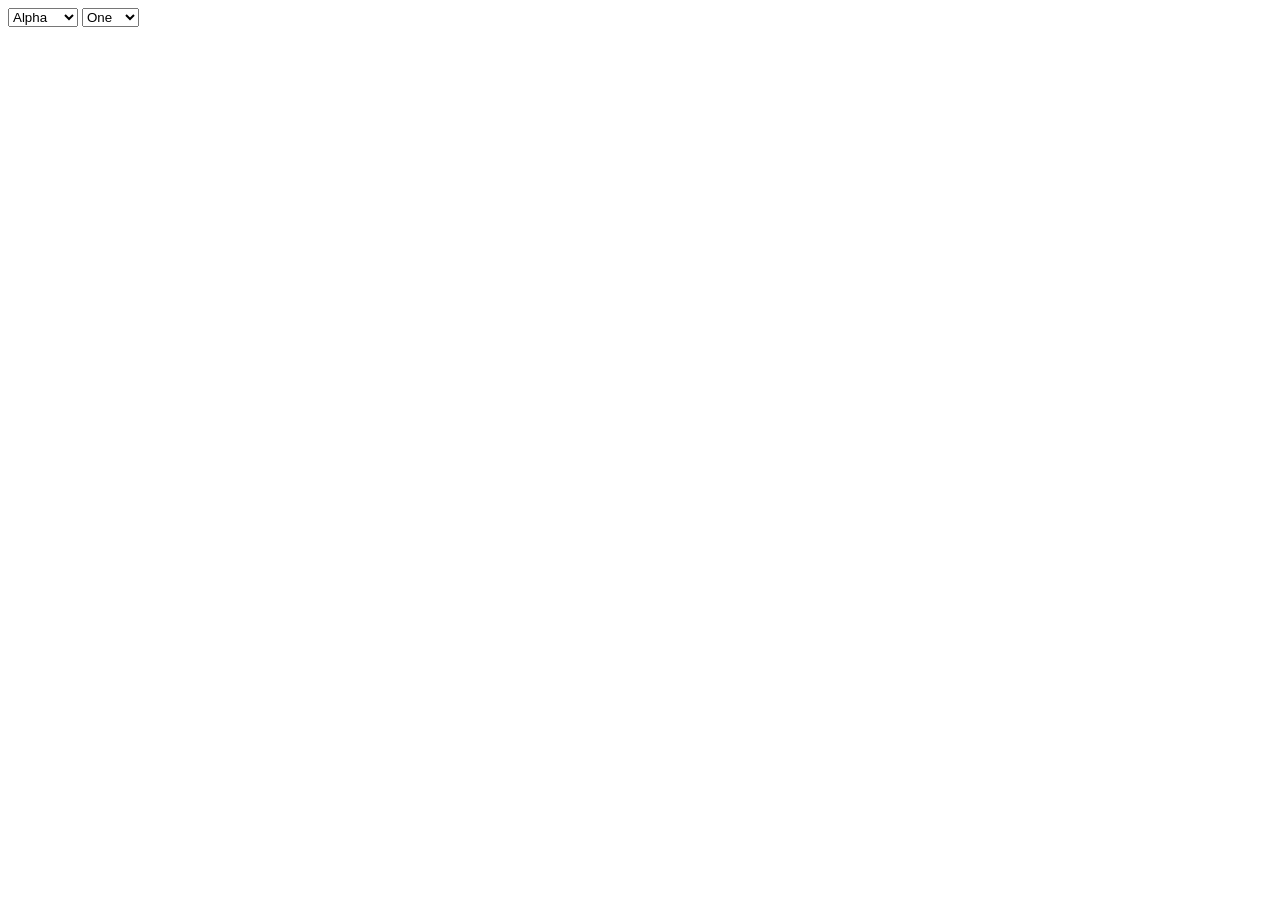
<file: nyktas.net/lab/css-linked-select.html>
<!DOCTYPE html>
<html lang="en">
  <head>
    <meta charset="UTF-8" />
    <meta name="viewport" content="width=device-width, initial-scale=1.0" />
    <meta http-equiv="X-UA-Compatible" content="ie=edge" />
    <title>CSS linked select</title>
	<style>
#sel-lv2-alpha,
#sel-lv2-beta,
#sel-lv2-gamma {
  display: none;
}

body:has(#opt-lv1-alpha:checked) #sel-lv2-alpha {
  display: initial;
}
body:has(#opt-lv1-beta:checked) #sel-lv2-beta {
  display: initial;
}
body:has(#opt-lv1-gamma:checked) #sel-lv2-gamma {
  display: initial;
}
	</style>
  </head>
  <body>
    <select id="sel-lv1">
      <option id="opt-lv1-alpha" value="Alpha">Alpha</option>
      <option id="opt-lv1-beta" value="Beta">Beta</option>
      <option id="opt-lv1-gamma" value="Gamma">Gamma</option>
    </select>

    <select id="sel-lv2-alpha">
      <option value="One">One</option>
      <option value="Two">Two</option>
      <option value="Three">Three</option>
    </select>
    <select id="sel-lv2-beta">
      <option value="1">1</option>
      <option value="2">2</option>
      <option value="3">3</option>
    </select>
    <select id="sel-lv2-gamma">
      <option value="I">I</option>
      <option value="II">II</option>
      <option value="III">III</option>
    </select>
  </body>
</html>
</file>
<file: nyktas.net/lab/lorem-contour/styles.css>
html,
body {
	margin: 0;
	width: 100vw;
	height: 100vh;
}

body {
	font-family: sans-serif;
}

.big-n {
	position: fixed;
	top: 0;
	right: 0;
	bottom: 0;
	left: 0;
	clip-path: url(mask.svg#one);
	font-size: 1.25rem;
}

.big-n a,
.big-n a:visited {
	color: black;
	font-weight: bold;
}

.cts {
	position: fixed;
	bottom: 0;
	left: 50.25rem;
	font-size: 1.25rem;
}

.content {
	margin-left: 60rem;
}

p {
	margin: 0;
}
</file>
